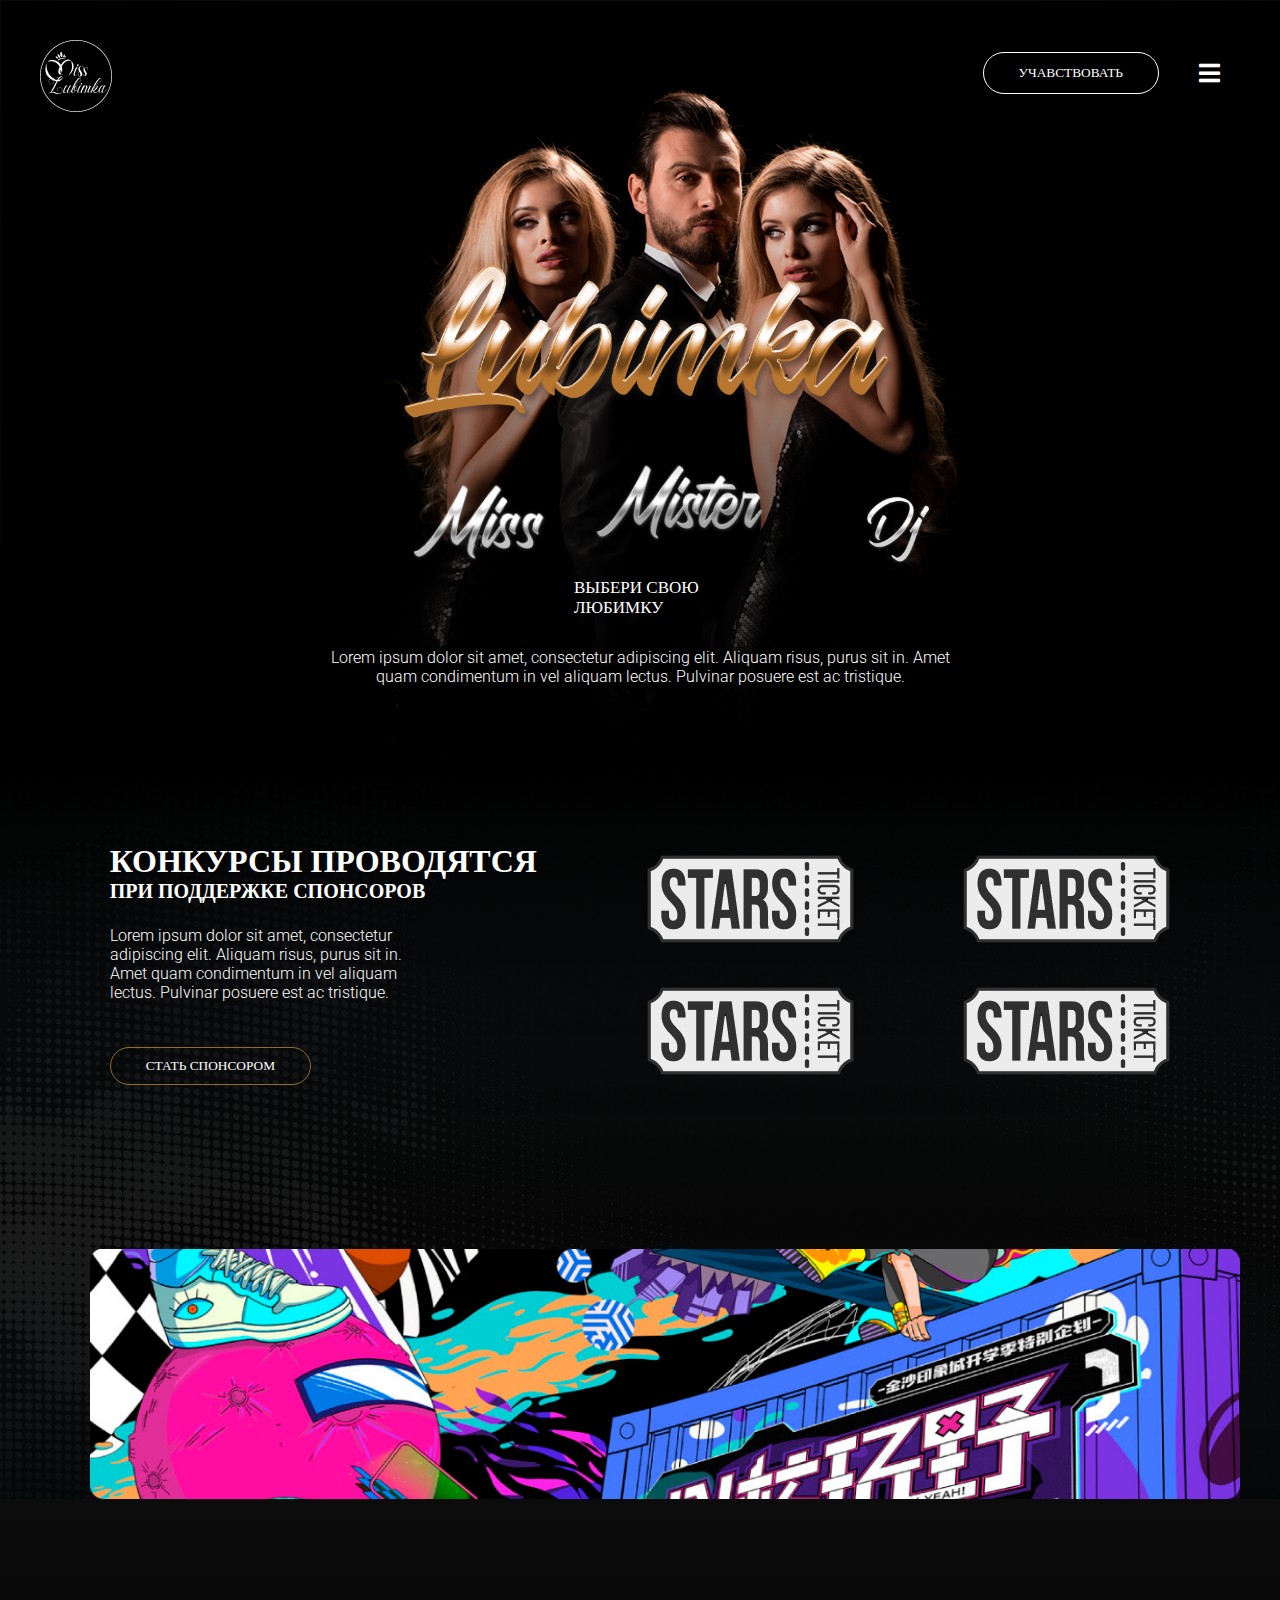
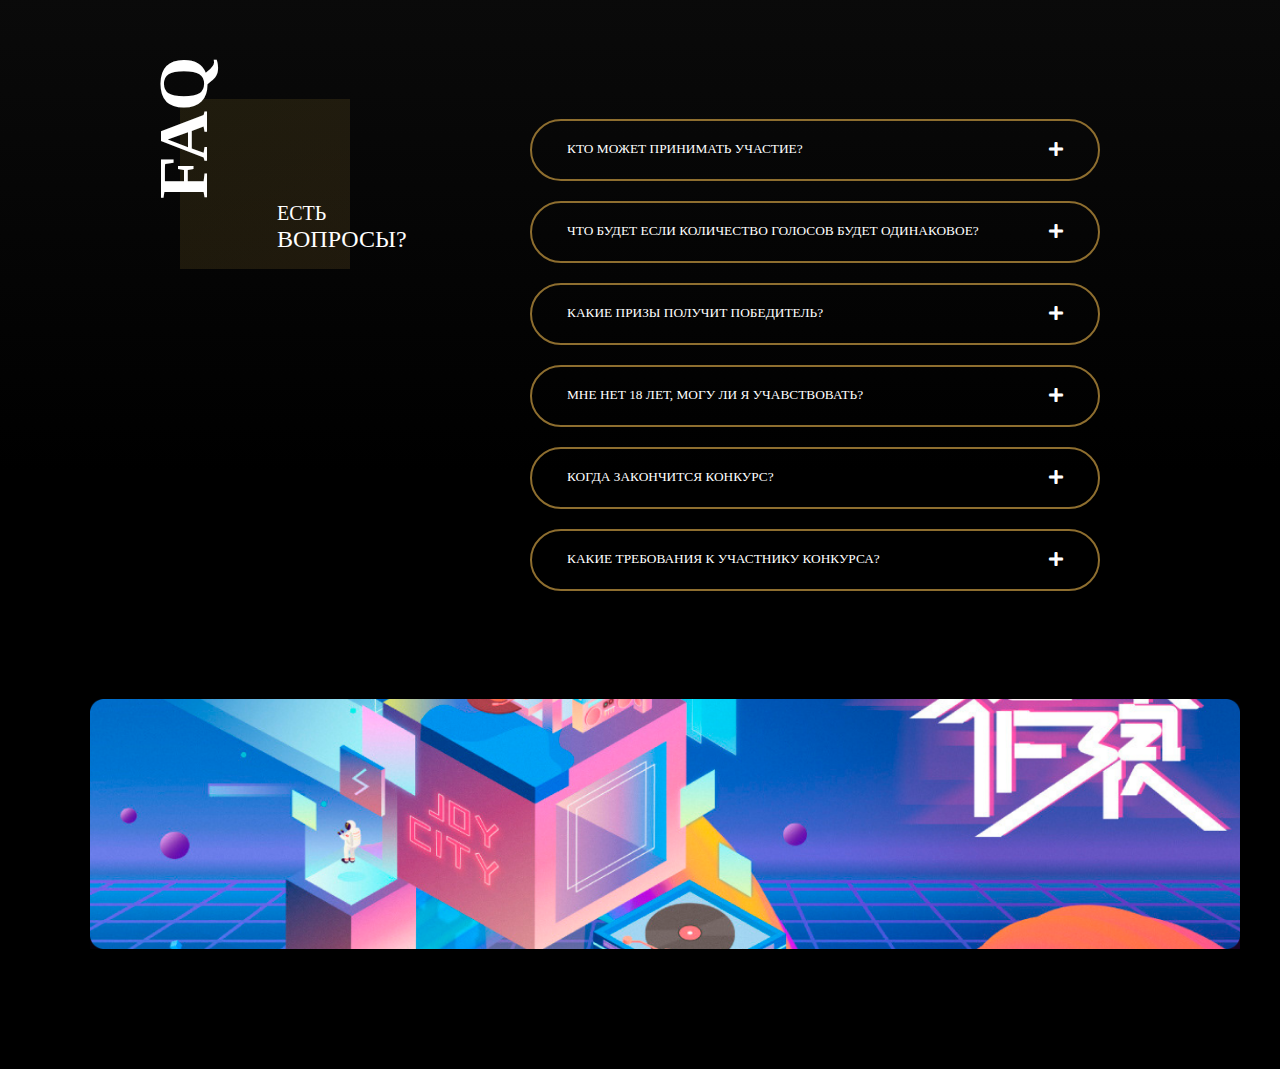
<file: index.html>
<!DOCTYPE html>
<html lang="en">
<head>
    <meta charset="UTF-8">
    <meta http-equiv="X-UA-Compatible" content="IE=edge">
    <meta name="viewport" content="width=device-width, initial-scale=1.0">
    <link href="https://fonts.googleapis.com/css2?family=Roboto:wght@300;500;700&display=swap" rel="stylesheet">
    <link rel="stylesheet" href="css/style.css">
    <link rel="stylesheet" href="css/all.css">
    <title>Lubimka</title>
</head>
<body>
    <header>
        <div class="header_wrapper">
            <div class="header">
                <div>
                    <a href="index.html"><img src="/photo/logo.png" alt=""></a>
                </div>
                <div class="reg">
                    <div>
                        <button class="btn">УЧАВСТВОВАТЬ</button>
                    </div>
                    <button>
                        <i class="fas fa-bars"></i>
                    </button>
                </div>
            </div>

            <div class="img_lubimka">
                <img src="/photo/text_img/LUBIMKA-TEXT-1.png" alt="">
            </div>

            <div class="logo_img">
                <div>
                    <a href="html/miss_Lubimka.html"><img src="photo/text_img/MISS.png" alt=""></a>
                </div>
                <div>
                    <figure>
                        <a href="html/mister_lubimka.html"><img src="photo/text_img/MISTER.png" alt=""></a>
                        <figcaption>
                            <p>выбери свою любимку</p>
                        </figcaption>
                    </figure>
                </div>
                <div>
                    <a href="html/DJ_Lubimka.html"><img src="photo/text_img/DJ.png" alt=""></a>
                </div>
            </div>
            <div class="header_text">
                <p>
                    Lorem ipsum dolor sit amet, consectetur adipiscing elit. Aliquam risus, purus sit in. Amet<br>
                    quam condimentum in vel aliquam lectus. Pulvinar posuere est ac tristique.
                </p>
            </div>
        </div>
    </header>    
    <main>
        <div class="sponsor">
            <div class="sponsor_wrapper">
                <div class="wrapper">
                    <div class="sponsor_text">
                        <h3>
                            конкурсы проводятся<br>
                            <span>при поддержке спонсоров</span>
                        </h3>
                        <p>
                            Lorem ipsum dolor sit amet, consectetur<br>
                            adipiscing elit. Aliquam risus, purus sit in.<br>
                            Amet quam condimentum in vel aliquam<br>
                            lectus. Pulvinar posuere est ac tristique.
                        </p>
                        <button>стать спонсором</button>
                    </div>
                    <div class="sponsor_ticket">
                        <div>
                            <img src="photo/text_img/Ticket.png" alt="">
                        </div>
                        <div>
                            <img src="photo/text_img/Ticket.png" alt="">
                        </div>
                    </div>
                    <div class="sponsor_ticket2">
                        <div>
                            <img src="photo/text_img/Ticket.png" alt="">
                        </div>
                        <div>
                            <img src="photo/text_img/Ticket.png" alt="">
                        </div>
                    </div>
                </div>
                <section>
                    <img src="photo/banner.png" alt="">
                </section>
            </div>
        </div>
    </main>
    <footer>
        <div class="questions">
            <div class="questions_wrapper">

                <div class="FAQ">
                    <h4>FAQ</h4>
                    <p>
                        <span>есть<br></span>
                        вопросы?
                    </p>
                </div>
                <div class="questions_content">
                    <div class="questions_block">
                        <button class="questions_btn">
                            <p>
                                Кто может принимать участие?
                                <span hidden>
                                    Lorem ipsum dolor sit amet, consectetur adipiscing elit. Aliquam risus, purus sit in. Amet quam<br>
                                    condimentum in vel aliquam lectus. Pulvinar posuere est ac tristique.Lorem ipsum dolor sit amet,<br>
                                    consectetur adiLorem ipsum dolor sit amet, consectetur adipiscing elit. Aliquam risus, purus sit in.<br>
                                    Amet quam condimentum in vel aliquam lectus. Pulvinar posuere est ac tristique.
                                </span>
                            </p>
                            <p><i class="fas fa-plus"></i></p>
                        </button>
                    </div>
                    <div class="questions_block">
                        <button class="questions_btn">
                            <p>
                                Что будет если количество голосов будет одинаковое?
                                <span hidden>
                                    Lorem ipsum dolor sit amet, consectetur adipiscing elit. Aliquam risus, purus sit in. Amet quam<br>
                                    condimentum in vel aliquam lectus. Pulvinar posuere est ac tristique.Lorem ipsum dolor sit amet,<br>
                                    consectetur adiLorem ipsum dolor sit amet, consectetur adipiscing elit. Aliquam risus, purus sit in.<br>
                                    Amet quam condimentum in vel aliquam lectus. Pulvinar posuere est ac tristique.
                                </span>
                            </p>
                            <p><i class="fas fa-plus"></i></p>
                        </button>
                    </div>
                    <div class="questions_block">
                        <button class="questions_btn">
                            <p>
                                Какие призы получит победитель?
                                <span hidden>
                                    Lorem ipsum dolor sit amet, consectetur adipiscing elit. Aliquam risus, purus sit in. Amet quam<br>
                                    condimentum in vel aliquam lectus. Pulvinar posuere est ac tristique.Lorem ipsum dolor sit amet,<br>
                                    consectetur adiLorem ipsum dolor sit amet, consectetur adipiscing elit. Aliquam risus, purus sit in.<br>
                                    Amet quam condimentum in vel aliquam lectus. Pulvinar posuere est ac tristique.
                                </span>
                            </p>
                            <p><i class="fas fa-plus"></i></p>
                        </button>
                    </div>
                    <div class="questions_block">
                        <button class="questions_btn">
                            <p>
                                Мне нет 18 лет, могу ли я учавствовать?
                                <span hidden>
                                    Lorem ipsum dolor sit amet, consectetur adipiscing elit. Aliquam risus, purus sit in. Amet quam<br>
                                    condimentum in vel aliquam lectus. Pulvinar posuere est ac tristique.Lorem ipsum dolor sit amet,<br>
                                    consectetur adiLorem ipsum dolor sit amet, consectetur adipiscing elit. Aliquam risus, purus sit in.<br>
                                    Amet quam condimentum in vel aliquam lectus. Pulvinar posuere est ac tristique.
                                </span>
                            </p>
                            <p><i class="fas fa-plus"></i></p>
                        </button>
                    </div>
                    <div class="questions_block">
                        <button class="questions_btn">
                            <p>
                                Когда закончится конкурс?
                                <span hidden>
                                    Lorem ipsum dolor sit amet, consectetur adipiscing elit. Aliquam risus, purus sit in. Amet quam<br>
                                    condimentum in vel aliquam lectus. Pulvinar posuere est ac tristique.Lorem ipsum dolor sit amet,<br>
                                    consectetur adiLorem ipsum dolor sit amet, consectetur adipiscing elit. Aliquam risus, purus sit in.<br>
                                    Amet quam condimentum in vel aliquam lectus. Pulvinar posuere est ac tristique.
                                </span>
                            </p>
                            <p><i class="fas fa-plus"></i></p>
                        </button>
                    </div>
                    <div class="questions_block">
                        <button class="questions_btn">
                            <p>
                                Какие требования к участнику конкурса?
                                <span hidden>
                                    Lorem ipsum dolor sit amet, consectetur adipiscing elit. Aliquam risus, purus sit in. Amet quam<br>
                                    condimentum in vel aliquam lectus. Pulvinar posuere est ac tristique.Lorem ipsum dolor sit amet,<br>
                                    consectetur adiLorem ipsum dolor sit amet, consectetur adipiscing elit. Aliquam risus, purus sit in.<br>
                                    Amet quam condimentum in vel aliquam lectus. Pulvinar posuere est ac tristique.
                                </span>
                            </p>
                            <p><i class="fas fa-plus"></i></p>
                        </button>
                    </div>
            
                </div>   
            </div>
                  

            <section>
                <img src="/photo/banner_2.png" alt="">
            </section>  
        </div>
    </footer>
</body>
</html>
</file>
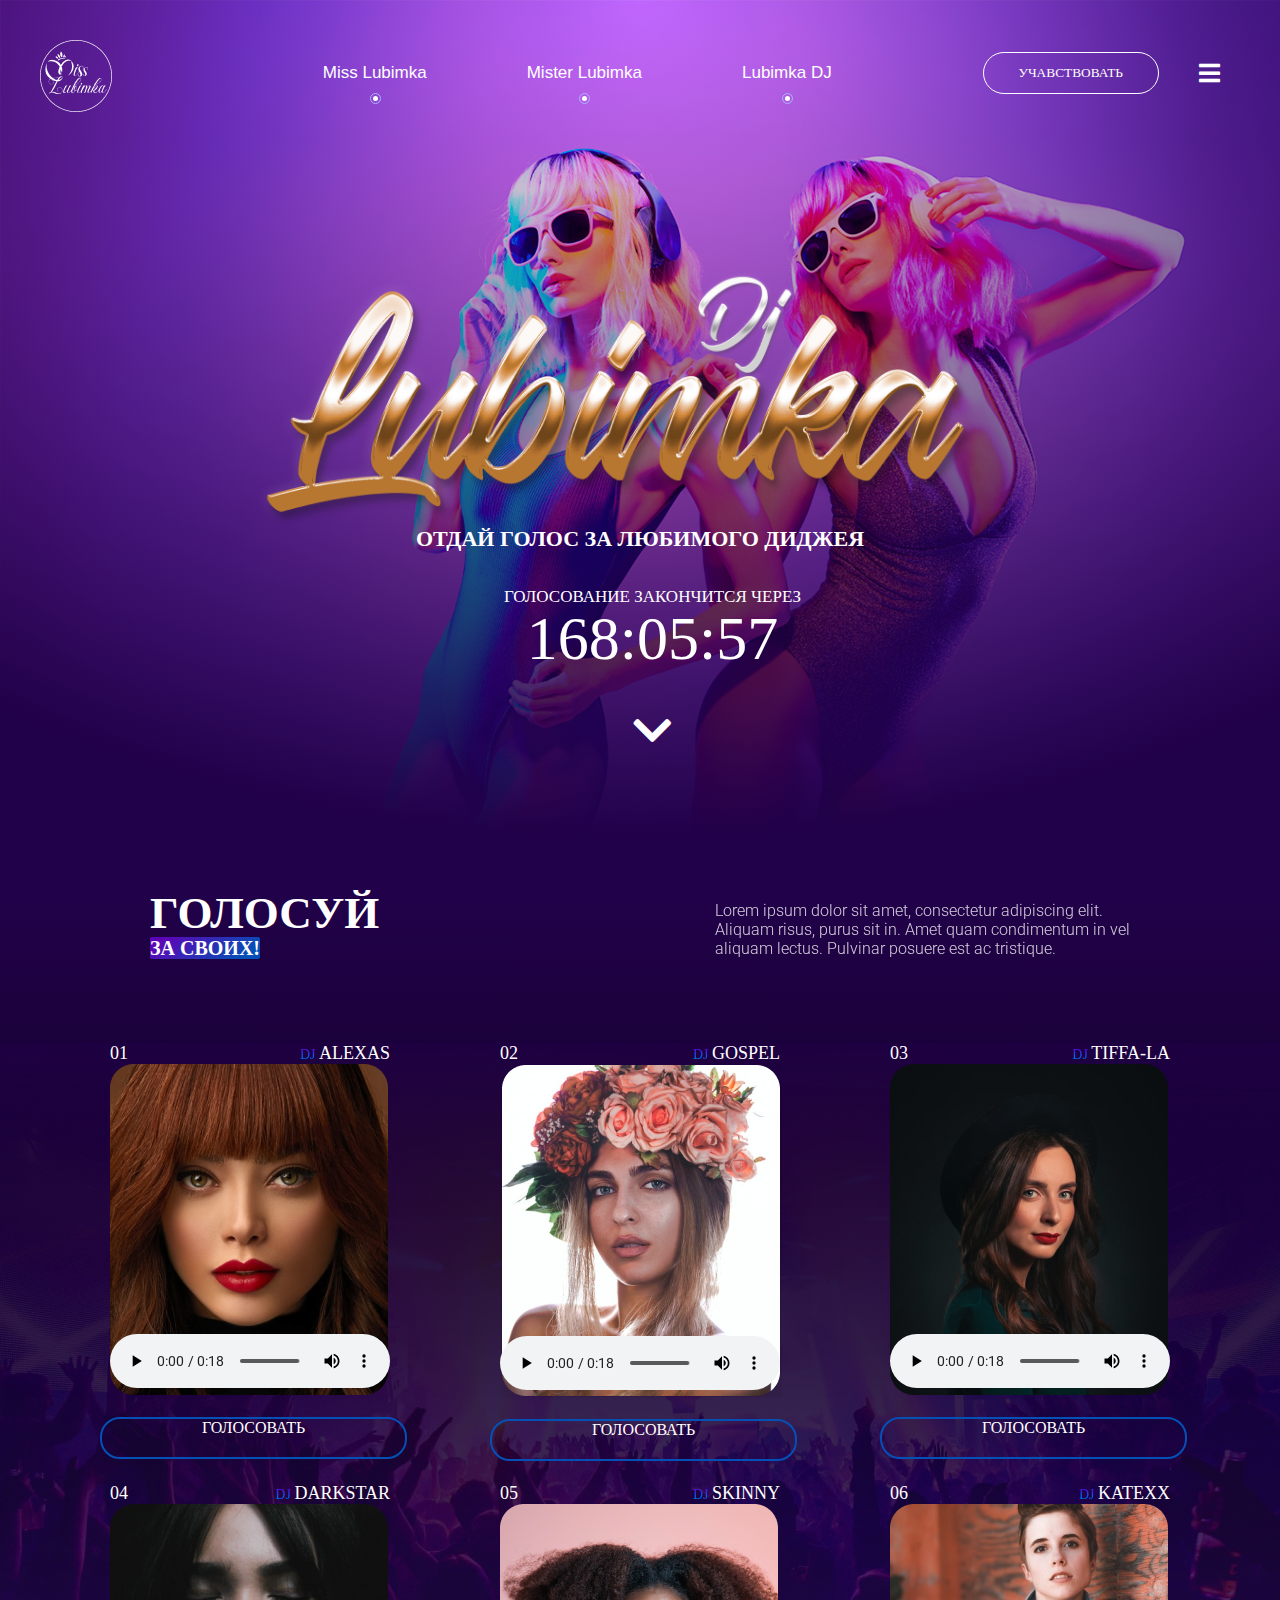
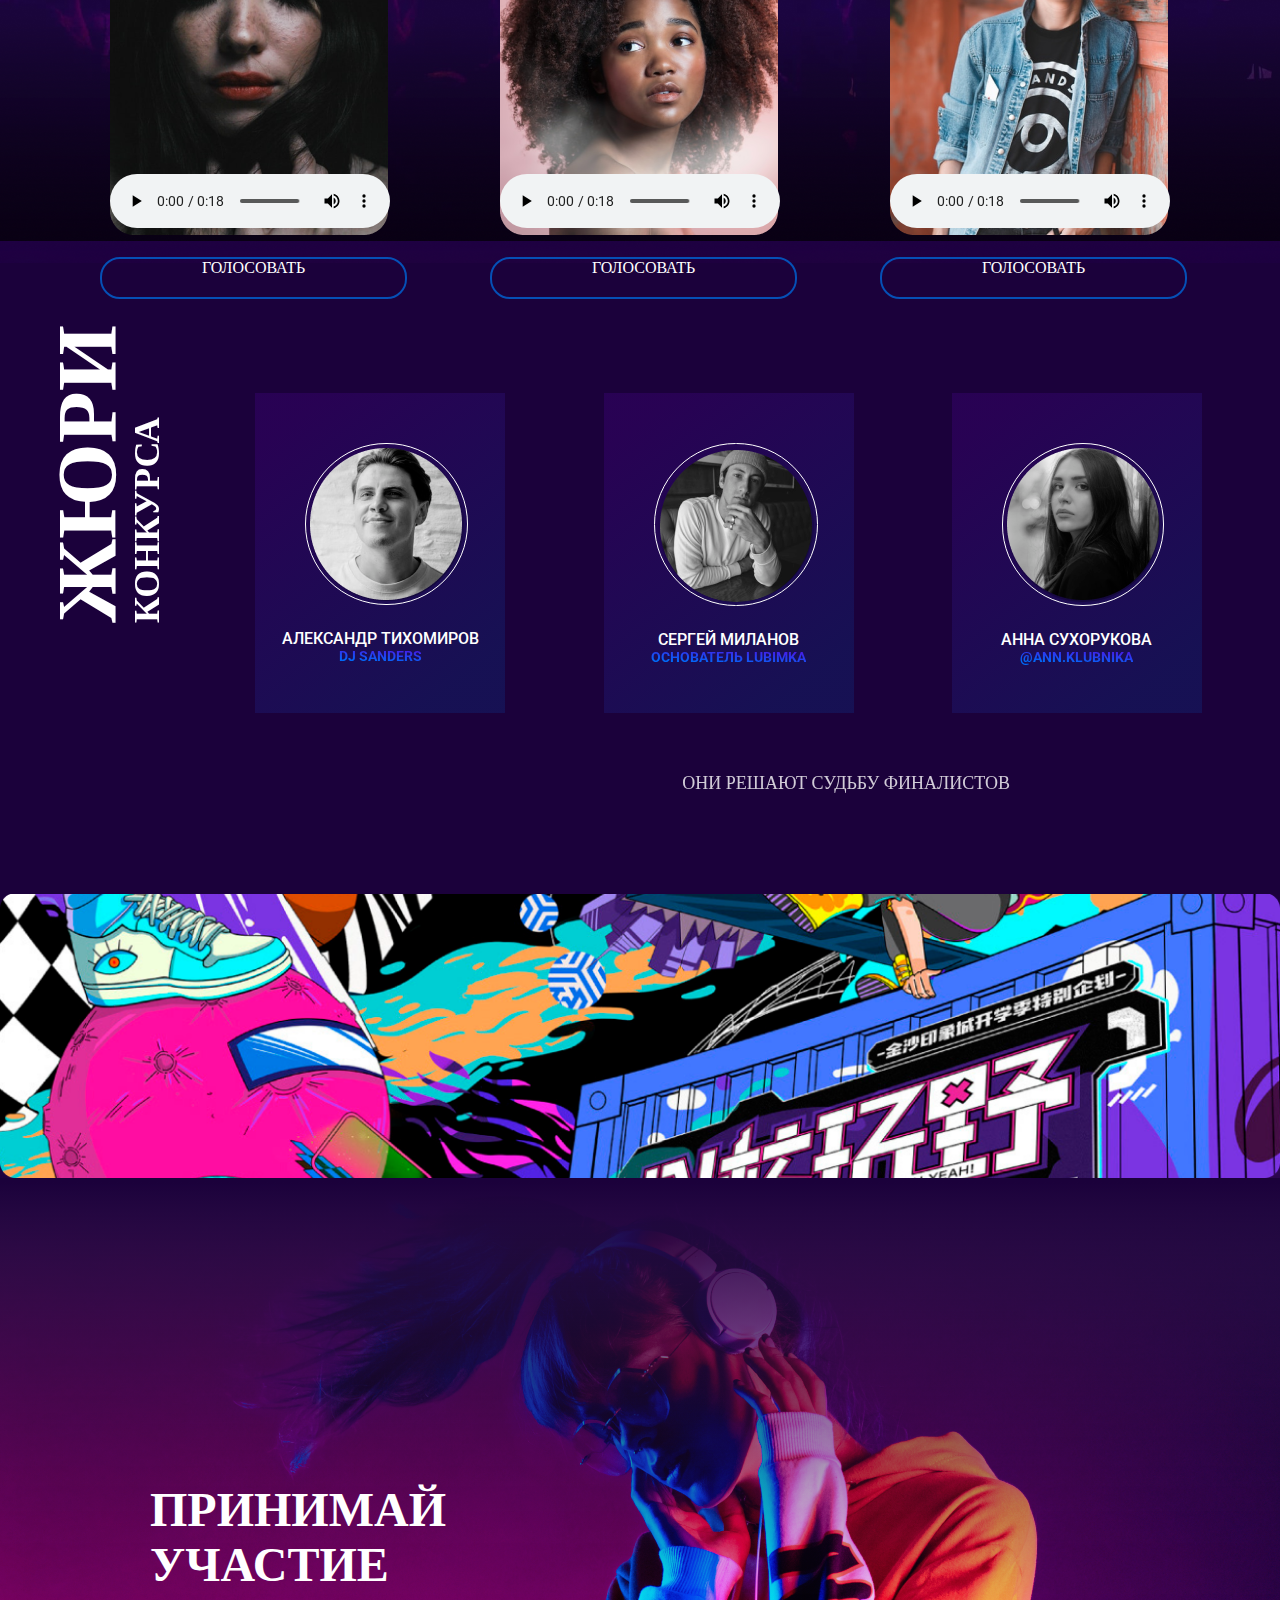
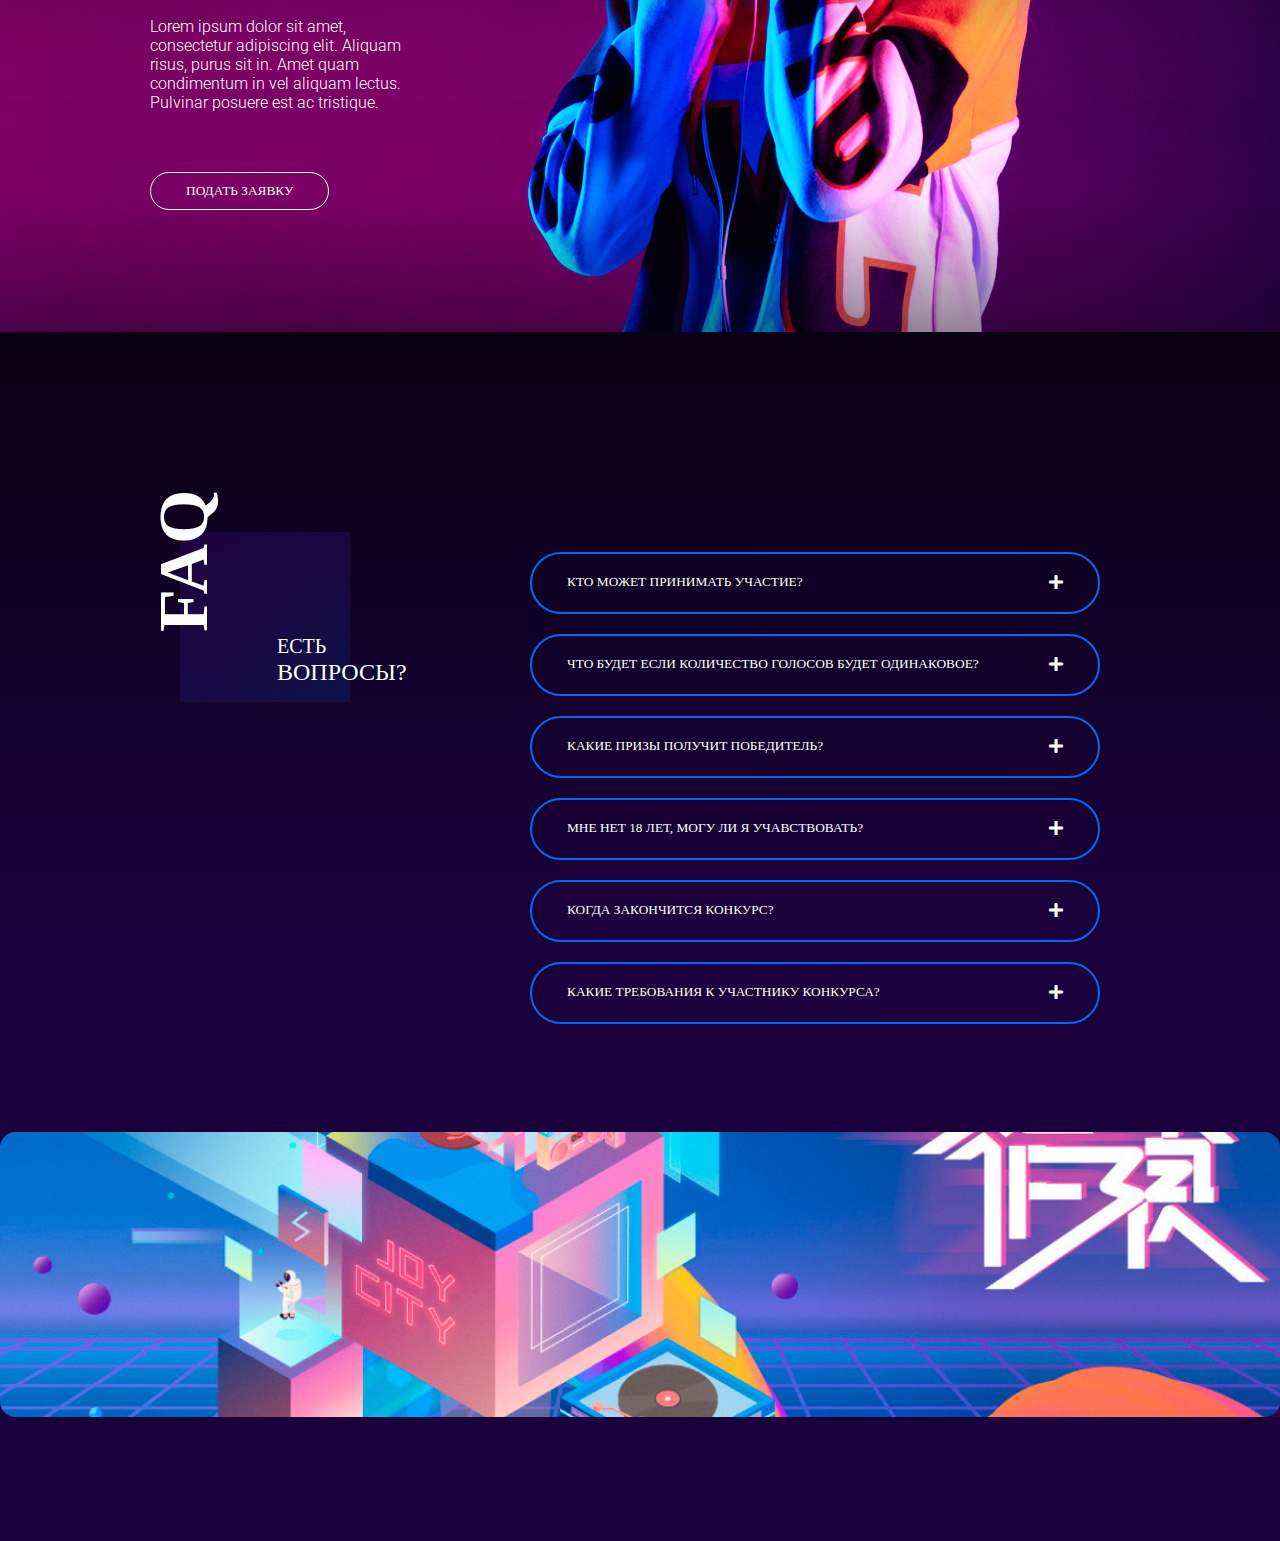
<file: html/DJ_Lubimka.html>
<!DOCTYPE html>
<html lang="en">
<head>
    <meta charset="UTF-8">
    <meta http-equiv="X-UA-Compatible" content="IE=edge">
    <meta name="viewport" content="width=device-width, initial-scale=1.0">
    <link rel="stylesheet" href="/css/DJ_style.css">
    <link rel="stylesheet" href="/css/all.css">
    <link href="https://fonts.googleapis.com/css2?family=Roboto:wght@300;500;700&display=swap" rel="stylesheet">
    <title>Dj Lubimka</title>
</head>
<body>
    <header>
        <div class="header_wrapper">
            <div class="header">
                <div>
                    <a href="/index.html"><img src="/photo/logo.png" alt=""></a>
                </div>
                <div class="lubimka">
                    <div class="lub">
                        <a href="/html/miss_Lubimka.html">Miss Lubimka</a>
                        <div class="point"><div></div></div>
                    </div>
                    <div class="lub">
                        <a href="mister_lubimka.html">Mister Lubimka</a>
                        <div class="point"><div></div></div>
                    </div>
                    <div class="lub">
                        <a href="/html/DJ_Lubimka.html">Lubimka DJ</a>
                        <div class="point"><div></div></div>
                    </div>
                </div>
                <div class="reg">
                    <div>
                        <button class="btn">УЧАВСТВОВАТЬ</button>
                    </div>
                    <button>
                        <i class="fas fa-bars"></i>
                    </button>
                </div>
            </div>

            <figure class="header_img">
                <img src="/photo/text_img/DJ.png" alt="" class="img_DJ">
                
                <figcaption class="img_lubimka">
                    <img src="/photo/text_img/LUBIMKA-TEXT-1.png" alt="">
                </figcaption>
            </figure>
            <div class="title">
                <p>отдай голос за любимого диджея</p>
            </div>
            <div class="timer">
                <p>голосование закончится через<br></p>
                <p><span>168:05:57</span></p>
            </div>
            <button class="angle_down">
                <i class="fas fa-chevron-down"></i>
            </button> 
        </div>
    </header>
    <main>
        
        <div class="vote_title">
            <div class="vote">
                <h3>
                    голосуй<br>
                    <span>за своих!</span>
                </h3>
            </div>
            <div class="vote_text">
                <p>
                    Lorem ipsum dolor sit amet, consectetur adipiscing elit.<br>
                    Aliquam risus, purus sit in. Amet quam condimentum in vel<br>
                    aliquam lectus. Pulvinar posuere est ac tristique.
                </p>
            </div>
        </div>
        <div class="vote_wrapper">
            <div class="vote_wrapper_2">
                <div class="dj_woman">
                    <div class="woman">
                        <figure class="dj_woman_card">
                            <figcaption class="caption">
                                <div>01</div>
                                <div><span>DJ </span>alexas </div>
                            </figcaption>
                            <img src="/photo/dj/dj_alexas.png" alt="">
                            
                            <figcaption class="woman_audio">
                                <audio controls>
                                    <source src="/music/ch.mp3" type="audio/mpeg">
                                </audio>
                            </figcaption>
                            <figcaption class="woman_btn">
                                <button>голосовать</button>
                            </figcaption>
                        </figure>
                    </div>
            
                    <div class="woman">
                        <figure class="dj_woman_card">
                            <figcaption class="caption">
                                <div>02</div>
                                <div><span>DJ </span>gospel</div>
                            </figcaption>
                            <img src="/photo/dj/dj_gospel.png" alt="">

                            <figcaption class="woman_audio">
                                <audio controls>
                                    <source src="/music/ch.mp3" type="audio/mpeg">
                                </audio>
                                
                            </figcaption>
                            <figcaption class="woman_btn">
                                <button>голосовать</button>
                            </figcaption>
                        </figure>
                    </div>

                    <div class="woman">
                        <figure class="dj_woman_card">
                            <figcaption class="caption">
                                <div>03</div>
                                <div><span>DJ </span>tiffa-la</div>
                            </figcaption>
                            <img src="/photo/dj/dj_tiffa-la.png" alt="">
                            
                            <figcaption class="woman_audio">
                                <audio controls>
                                    <source src="/music/ch.mp3" type="audio/mpeg">
                                </audio>
                                
                            </figcaption>
                            <figcaption class="woman_btn">
                                <button>голосовать</button>
                            </figcaption>
                        </figure>
                    </div>
                </div>

                <div class="dj_woman_2">
                    <div class="woman">
                        <figure class="dj_woman_card">
                            <figcaption class="caption">
                                <div>04</div>
                                <div><span>DJ </span>darkstar</div>
                            </figcaption>
                            <img src="/photo/dj/dj_darkstar.png" alt="">
                            
                            <figcaption class="woman_audio">
                                <audio controls>
                                    <source src="/music/ch.mp3" type="audio/mpeg">
                                </audio>
                            </figcaption>
                            <figcaption class="woman_btn">
                                <button>голосовать</button>
                            </figcaption>
                            
                        </figure>
                    </div>

                    <div class="woman">
                        <figure class="dj_woman_card">
                            <figcaption class="caption">
                                <div>05</div>
                                <div><span>DJ </span>skinny</div>
                            </figcaption>
                            <img src="/photo/dj/dj_skinny.png" alt="">
                            
                            <figcaption class="woman_audio">
                                <audio controls>
                                    <source src="/music/ch.mp3" type="audio/mpeg">
                                </audio>
                            </figcaption>
                            <figcaption class="woman_btn">
                                <button>голосовать</button>
                            </figcaption>
                        </figure>
                    </div>

                    <div class="woman">
                        <figure class="dj_woman_card">
                            <figcaption class="caption">
                                <div>06</div>
                                <div><span>DJ </span>katexx</div>
                            </figcaption>
                            <img src="/photo/dj/dj_katexx.png" alt="">
                            
                            <figcaption class="woman_audio">
                                <audio controls>
                                    <source src="/music/ch.mp3" type="audio/mpeg">
                                </audio>
                            </figcaption>
                            <figcaption class="woman_btn">
                                <button>голосовать</button>
                            </figcaption>
                        </figure>
                    </div>
                </div>
            </div>
        </div>

        <div class="jury_wrapper">
            <div class="jury_cards">
                <div class="jury_title">
                    <h3>жюри<br> <span>конкурса</span></h3>
                </div>
                <div class="jury">
                    <img src="/photo/j/j_alex.png" alt="">
                    <p>александр тихомиров<br></p>
                    <p><span>DJ sanders</span></p>
                </div>
                <div class="jury">
                    <img src="/photo/j/j_sergo.png" alt="">
                    <p>сергей миланов<br></p>
                    <p><span>основатель lubimka</span></p>
                </div>
                <div class="jury">
                    <img src="/photo/j/j_any.png" alt="">
                    <p>анна сухорукова<br></p>
                   <p><span>@ann.klubnika</span></p>
                </div>
            </div>

            <div class="jury_caption">
                <p>они решают судьбу финалистов </p>
            </div>
            <section>
                <img src="/photo/banner.png" alt="" width="100%">
            </section>

        </div>
        
        <div class="application_wrapper">
            <div class="application_content">
                <h3>
                    принимай<br>
                    участие
                </h3>
                <p>
                    Lorem ipsum dolor sit amet,<br>
                    consectetur adipiscing elit. Aliquam<br>
                    risus, purus sit in. Amet quam<br>
                    condimentum in vel aliquam lectus.<br>
                    Pulvinar posuere est ac tristique.
                </p>
                <button>подать заявку</button>
            </div>
        </div>
    </main>
    <footer>
        <div class="questions">
            <div class="questions_wrapper">

                <div class="FAQ">
                    <h4>FAQ</h4>
                    <p>
                        <span>есть<br></span>
                        вопросы?
                    </p>
                </div>
                <div class="questions_content">
                    <div class="questions_block">
                        <button class="questions_btn">
                            <p>
                                Кто может принимать участие?
                                <span hidden>
                                    Lorem ipsum dolor sit amet, consectetur adipiscing elit. Aliquam risus, purus sit in. Amet quam<br>
                                    condimentum in vel aliquam lectus. Pulvinar posuere est ac tristique.Lorem ipsum dolor sit amet,<br>
                                    consectetur adiLorem ipsum dolor sit amet, consectetur adipiscing elit. Aliquam risus, purus sit in.<br>
                                    Amet quam condimentum in vel aliquam lectus. Pulvinar posuere est ac tristique.
                                </span>
                            </p>
                            <p><i class="fas fa-plus"></i></p>
                        </button>
                    </div>
                    <div class="questions_block">
                        <button class="questions_btn">
                            <p>
                                Что будет если количество голосов будет одинаковое?
                                <span hidden>
                                    Lorem ipsum dolor sit amet, consectetur adipiscing elit. Aliquam risus, purus sit in. Amet quam<br>
                                    condimentum in vel aliquam lectus. Pulvinar posuere est ac tristique.Lorem ipsum dolor sit amet,<br>
                                    consectetur adiLorem ipsum dolor sit amet, consectetur adipiscing elit. Aliquam risus, purus sit in.<br>
                                    Amet quam condimentum in vel aliquam lectus. Pulvinar posuere est ac tristique.
                                </span>
                            </p>
                            <p><i class="fas fa-plus"></i></p>
                        </button>
                    </div>
                    <div class="questions_block">
                        <button class="questions_btn">
                            <p>
                                Какие призы получит победитель?
                                <span hidden>
                                    Lorem ipsum dolor sit amet, consectetur adipiscing elit. Aliquam risus, purus sit in. Amet quam<br>
                                    condimentum in vel aliquam lectus. Pulvinar posuere est ac tristique.Lorem ipsum dolor sit amet,<br>
                                    consectetur adiLorem ipsum dolor sit amet, consectetur adipiscing elit. Aliquam risus, purus sit in.<br>
                                    Amet quam condimentum in vel aliquam lectus. Pulvinar posuere est ac tristique.
                                </span>
                            </p>
                            <p><i class="fas fa-plus"></i></p>
                        </button>
                    </div>
                    <div class="questions_block">
                        <button class="questions_btn">
                            <p>
                                Мне нет 18 лет, могу ли я учавствовать?
                                <span hidden>
                                    Lorem ipsum dolor sit amet, consectetur adipiscing elit. Aliquam risus, purus sit in. Amet quam<br>
                                    condimentum in vel aliquam lectus. Pulvinar posuere est ac tristique.Lorem ipsum dolor sit amet,<br>
                                    consectetur adiLorem ipsum dolor sit amet, consectetur adipiscing elit. Aliquam risus, purus sit in.<br>
                                    Amet quam condimentum in vel aliquam lectus. Pulvinar posuere est ac tristique.
                                </span>
                            </p>
                            <p><i class="fas fa-plus"></i></p>
                        </button>
                    </div>
                    <div class="questions_block">
                        <button class="questions_btn">
                            <p>
                                Когда закончится конкурс?
                                <span hidden>
                                    Lorem ipsum dolor sit amet, consectetur adipiscing elit. Aliquam risus, purus sit in. Amet quam<br>
                                    condimentum in vel aliquam lectus. Pulvinar posuere est ac tristique.Lorem ipsum dolor sit amet,<br>
                                    consectetur adiLorem ipsum dolor sit amet, consectetur adipiscing elit. Aliquam risus, purus sit in.<br>
                                    Amet quam condimentum in vel aliquam lectus. Pulvinar posuere est ac tristique.
                                </span>
                            </p>
                            <p><i class="fas fa-plus"></i></p>
                        </button>
                    </div>
                    <div class="questions_block">
                        <button class="questions_btn">
                            <p>
                                Какие требования к участнику конкурса?
                                <span hidden>
                                    Lorem ipsum dolor sit amet, consectetur adipiscing elit. Aliquam risus, purus sit in. Amet quam<br>
                                    condimentum in vel aliquam lectus. Pulvinar posuere est ac tristique.Lorem ipsum dolor sit amet,<br>
                                    consectetur adiLorem ipsum dolor sit amet, consectetur adipiscing elit. Aliquam risus, purus sit in.<br>
                                    Amet quam condimentum in vel aliquam lectus. Pulvinar posuere est ac tristique.
                                </span>
                            </p>
                            <p><i class="fas fa-plus"></i></p>
                        </button>
                    </div>
            
                </div>   
            </div>
                  

            <section>
                <img src="/photo/banner_2.png" alt="" width="100%">
            </section>  
        </div>
    </footer>
</body>
</html>
</file>
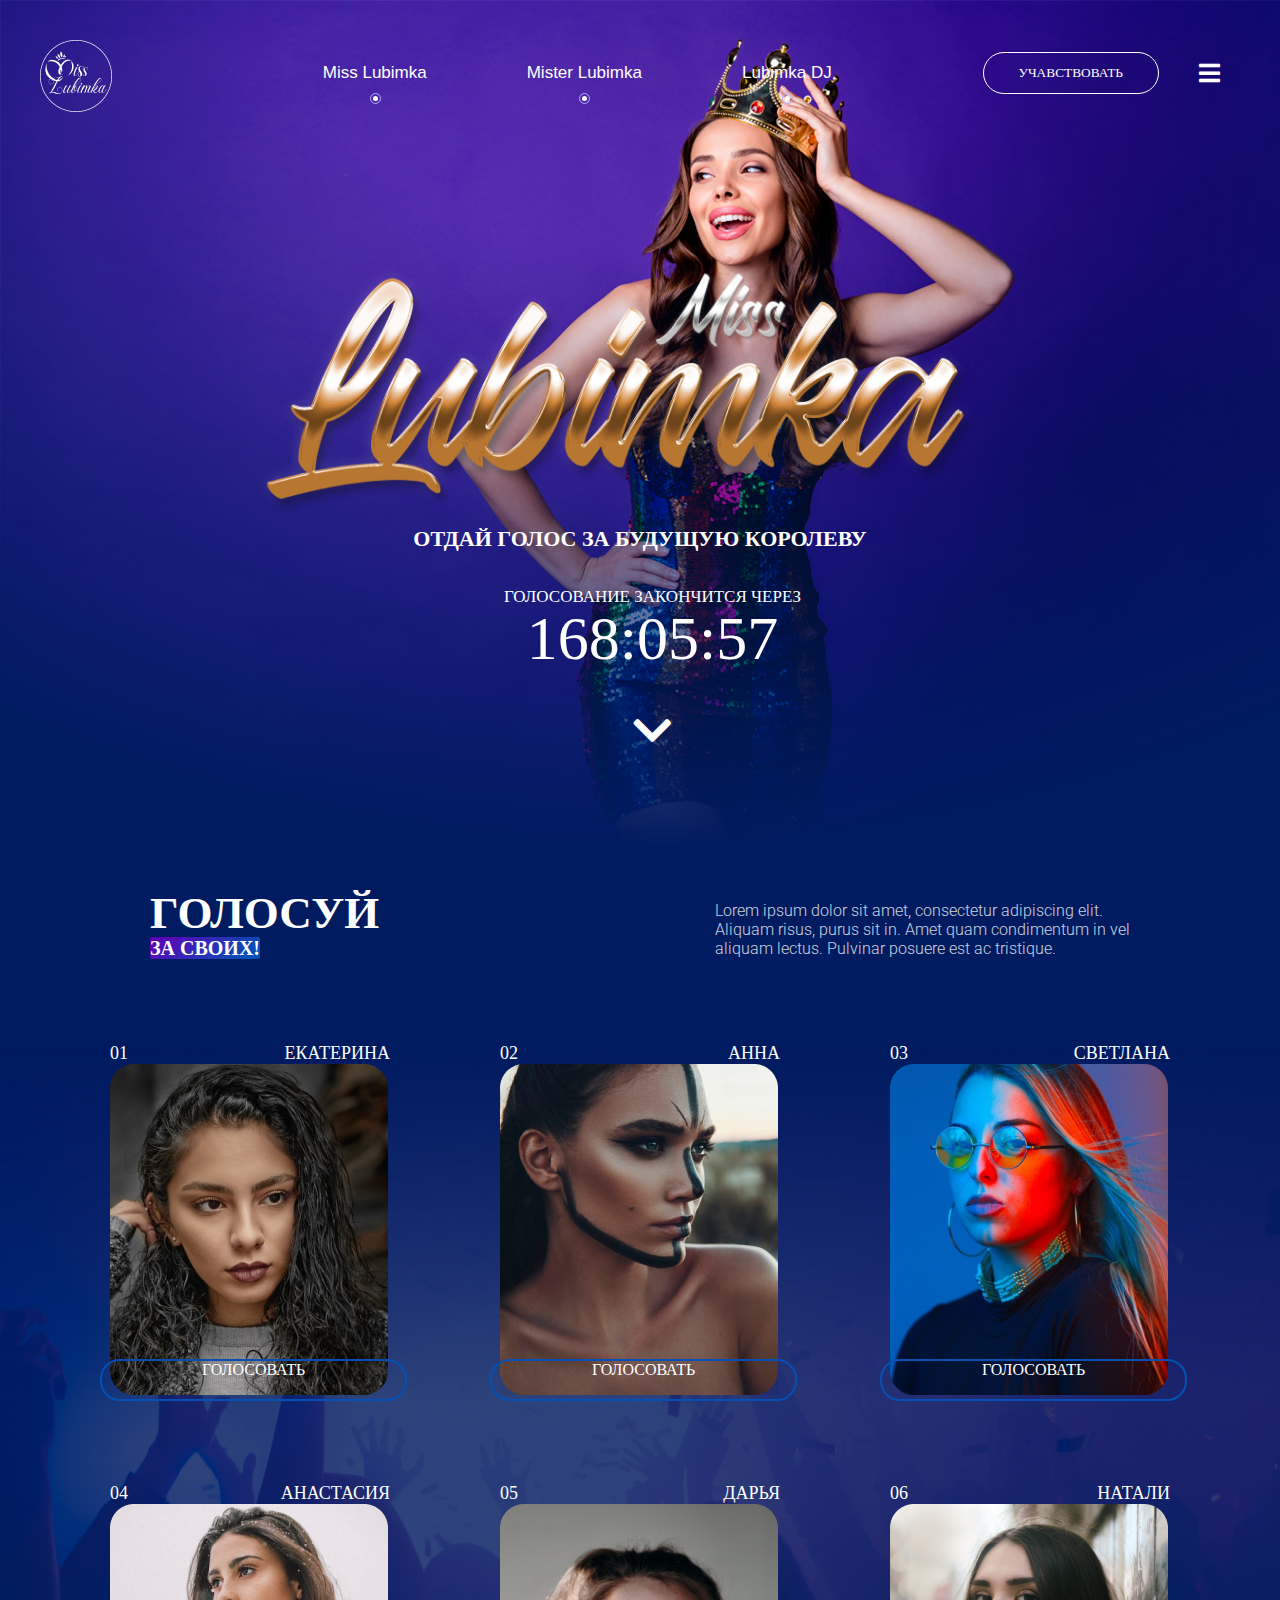
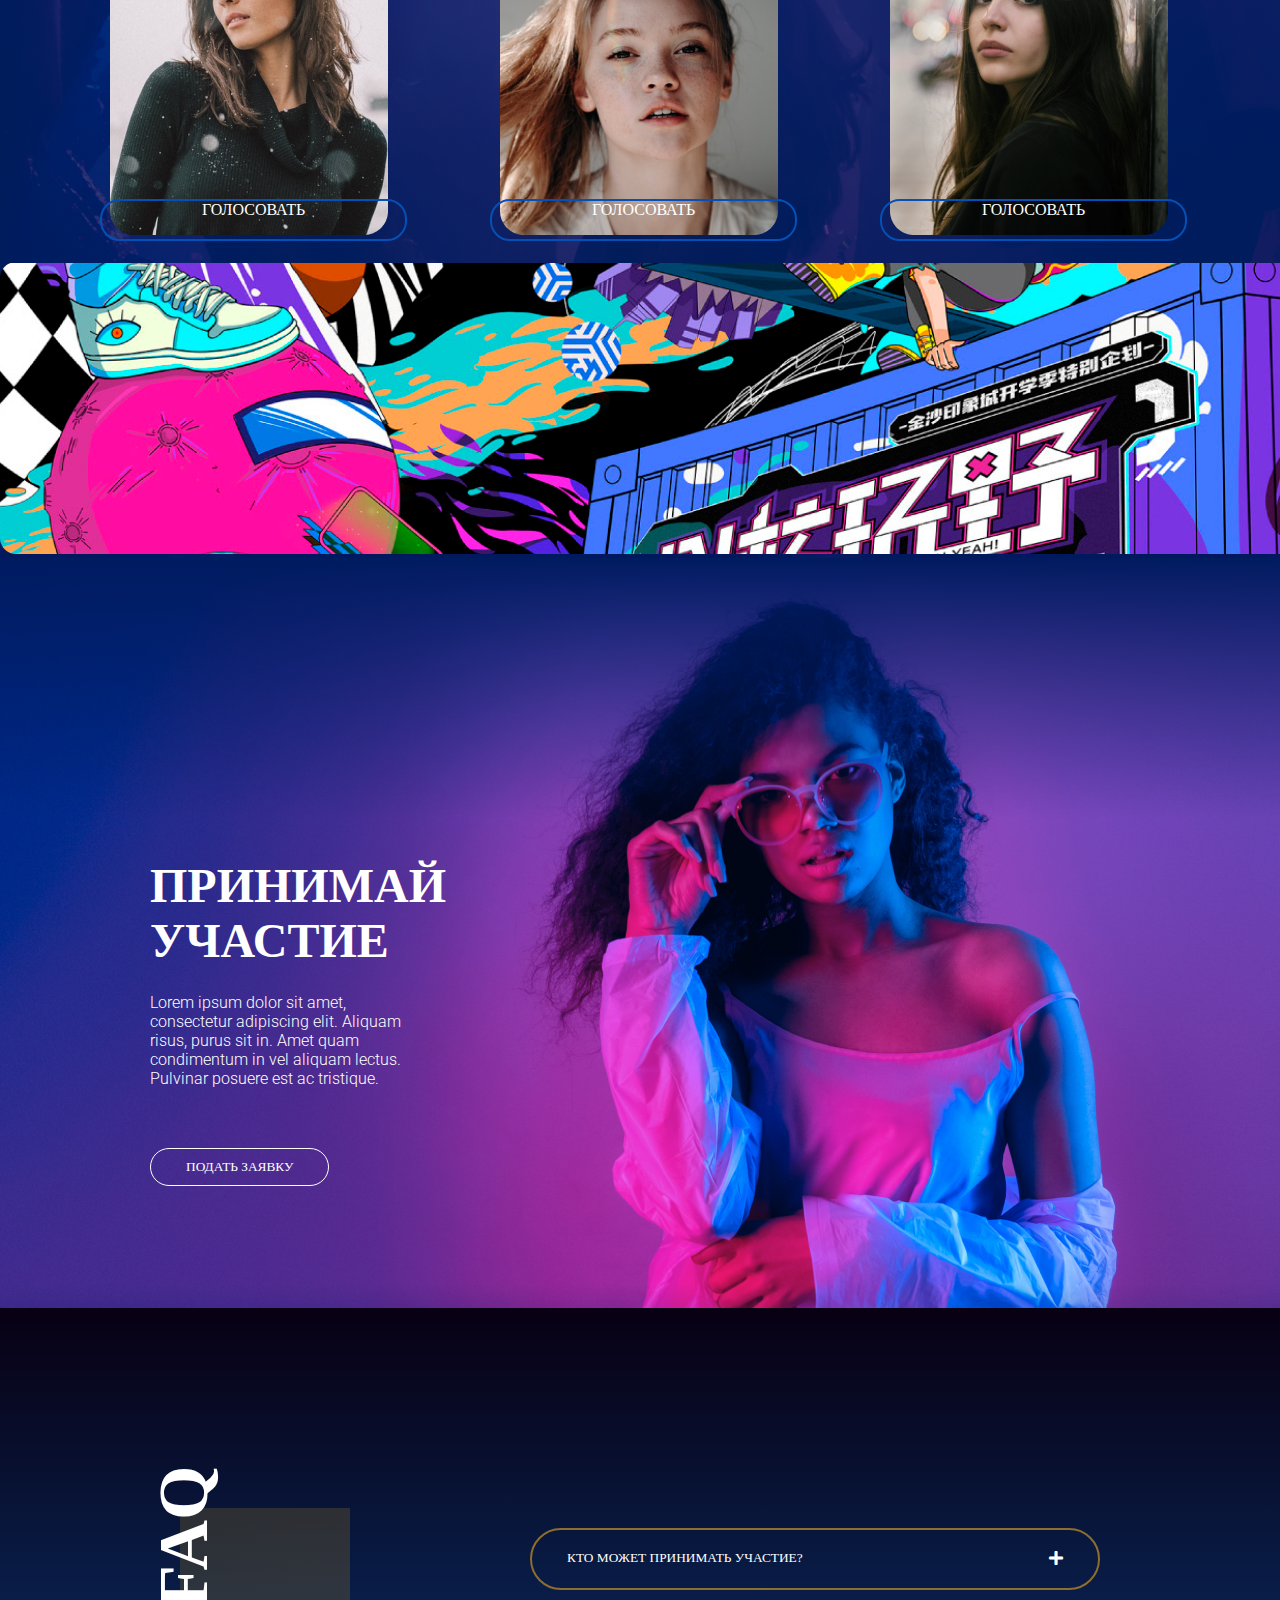
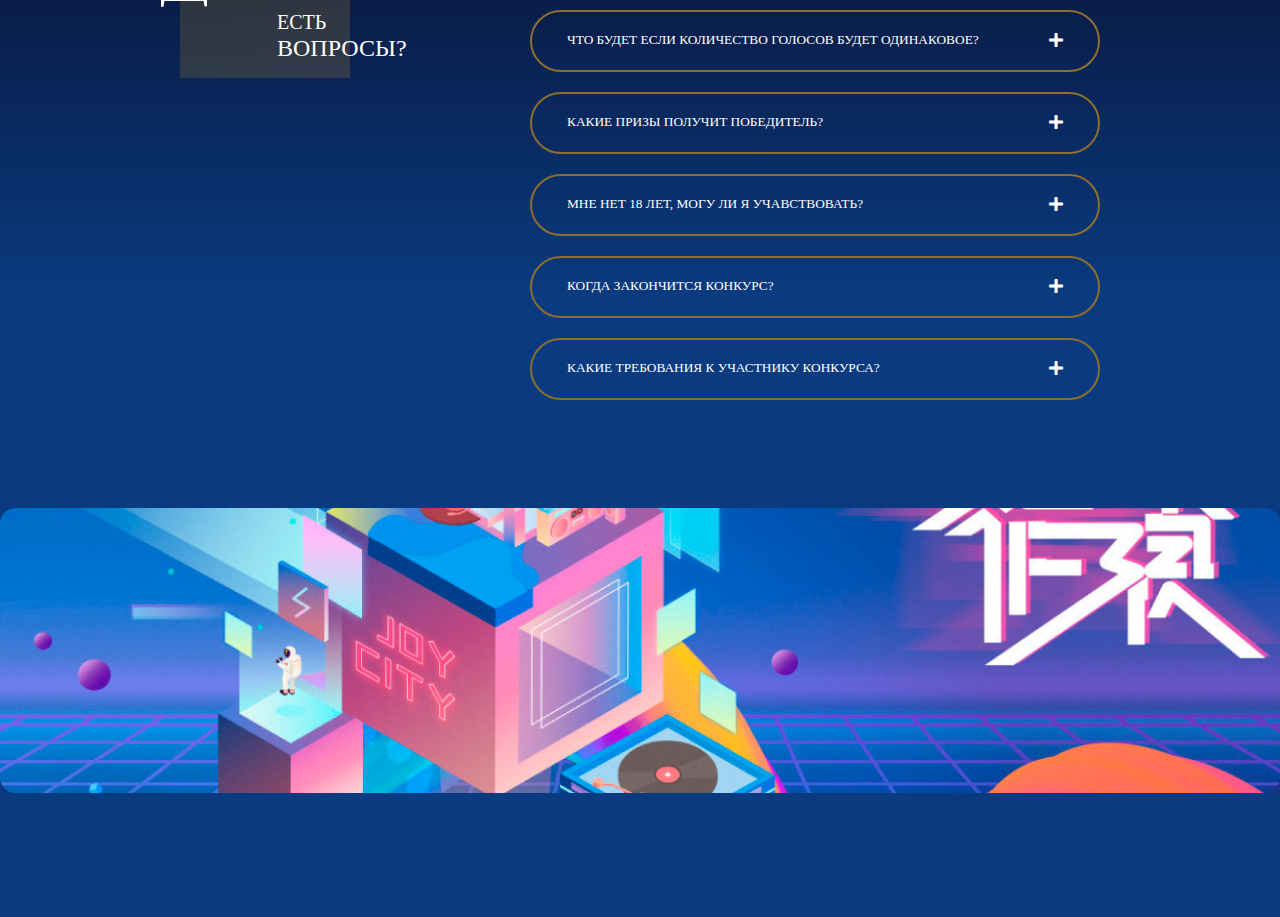
<file: html/miss_Lubimka.html>
<!DOCTYPE html>
<html lang="en">
<head>
    <meta charset="UTF-8">
    <meta http-equiv="X-UA-Compatible" content="IE=edge">
    <meta name="viewport" content="width=device-width, initial-scale=1.0">
    <link rel="stylesheet" href="/css/miss_style.css">
    <link rel="stylesheet" href="/css/all.css">
    <link href="https://fonts.googleapis.com/css2?family=Roboto:wght@300;500;700&display=swap" rel="stylesheet">
    <title>Miss Lubimka</title>
</head>
<body>
    <header>
        <div class="header_wrapper">
            <div class="header">
                <div>
                    <a href="/index.html"><img src="/photo/logo.png" alt=""></a>
                </div>
                <div class="lubimka">
                    <div class="lub">
                        <a href="/html/miss_Lubimka.html">Miss Lubimka</a>
                        <div class="point"><div></div></div>
                    </div>
                    <div class="lub">
                        <a href="/html/mister_lubimka.html">Mister Lubimka</a>
                        <div class="point"><div></div></div>
                    </div>
                    <div class="lub">
                        <a href="/html/DJ_Lubimka.html">Lubimka DJ</a>
                        <div class="point"><div></div></div>
                    </div>
                </div>
                <div class="reg">
                    <div>
                        <button class="btn">УЧАВСТВОВАТЬ</button>
                    </div>
                    <button>
                        <i class="fas fa-bars"></i>
                    </button>
                </div>
            </div>

            <figure class="header_img">
                <img src="/photo/text_img/MISS.png" alt="" class="img_miss">
                
                <figcaption class="img_lubimka">
                    <img src="/photo/text_img/LUBIMKA-TEXT-1.png" alt="">
                </figcaption>
            </figure>
            <div class="title">
                <p>отдай голос за будущую королеву</p>
            </div>
            <div class="timer">
                <p>голосование закончится через<br></p>
                <p><span>168:05:57</span></p>
            </div>
            <button class="angle_down">
                <i class="fas fa-chevron-down"></i>
            </button> 
        </div>
    </header>
    <main>
        
        <div class="vote_title">
            <div class="vote">
                <h3>
                    голосуй<br>
                    <span>за своих!</span>
                </h3>
            </div>
            <div class="vote_text">
                <p>
                    Lorem ipsum dolor sit amet, consectetur adipiscing elit.<br>
                    Aliquam risus, purus sit in. Amet quam condimentum in vel<br>
                    aliquam lectus. Pulvinar posuere est ac tristique.
                </p>
            </div>
        </div>
        <div class="vote_wrapper">
            <div class="vote_wrapper_2">
                <div class="miss_woman">
                    <div class="woman">
                        <figure class="miss_woman_card">
                            <figcaption class="caption">
                                <div>01</div>
                                <div>Екатерина</div>
                            </figcaption>
                            <img src="/photo/model_w/ecaterine.png" alt="">
                            <figcaption class="woman_btn">
                                <button>голосовать</button>
                            </figcaption>
                        </figure>
                    </div>
            
                    <div class="woman">
                        <figure class="miss_woman_card">
                            <figcaption class="caption">
                                <div>02</div>
                                <div>Анна</div>
                            </figcaption>
                            <img src="/photo/model_w/ann.png" alt="">
                            <figcaption class="woman_btn">
                                <button>голосовать</button>
                            </figcaption>
                        </figure>
                    </div>

                    <div class="woman">
                        <figure class="miss_woman_card">
                            <figcaption class="caption">
                                <div>03</div>
                                <div>Светлана</div>
                            </figcaption>
                            <img src="/photo/model_w/sveta.png" alt="">
                            <figcaption class="woman_btn">
                                <button>голосовать</button>
                            </figcaption>
                        </figure>
                    </div>
                </div>

                <div class="miss_woman_2">
                    <div class="woman">
                        <figure class="miss_woman_card">
                            <figcaption class="caption">
                                <div>04</div>
                                <div>Анастасия</div>
                            </figcaption>
                            <img src="/photo/model_w/ananas.png" alt="">
                            <figcaption class="woman_btn">
                                <button>голосовать</button>
                            </figcaption>
                            
                        </figure>
                    </div>

                    <div class="woman">
                        <figure class="miss_woman_card">
                            <figcaption class="caption">
                                <div>05</div>
                                <div>Дарья</div>
                            </figcaption>
                            <img src="/photo/model_w/deer.png" alt="">
                            <figcaption class="woman_btn">
                                <button>голосовать</button>
                            </figcaption>
                        </figure>
                    </div>

                    <div class="woman">
                        <figure class="miss_woman_card">
                            <figcaption class="caption">
                                <div>06</div>
                                <div>Натали</div>
                            </figcaption>
                            <img src="/photo/model_w/nata.png" alt="">
                            <figcaption class="woman_btn">
                                <button>голосовать</button>
                            </figcaption>
                        </figure>
                    </div>
                </div>

                <div>
                    <img src="/photo/banner.png" alt="">
                </div>
            </div>
        </div>

        
        <div class="application_wrapper">
            <div class="application_content">
                <h3>
                    принимай<br>
                    участие
                </h3>
                <p>
                    Lorem ipsum dolor sit amet,<br>
                    consectetur adipiscing elit. Aliquam<br>
                    risus, purus sit in. Amet quam<br>
                    condimentum in vel aliquam lectus.<br>
                    Pulvinar posuere est ac tristique.
                </p>
                <button>подать заявку</button>
            </div>
        </div>
    </main>
    <footer>
        <div class="questions">
            <div class="questions_wrapper">

                <div class="FAQ">
                    <h4>FAQ</h4>
                    <p>
                        <span>есть<br></span>
                        вопросы?
                    </p>
                </div>
                <div class="questions_content">
                    <div class="questions_block">
                        <button class="questions_btn">
                            <p>
                                Кто может принимать участие?
                                <span hidden>
                                    Lorem ipsum dolor sit amet, consectetur adipiscing elit. Aliquam risus, purus sit in. Amet quam<br>
                                    condimentum in vel aliquam lectus. Pulvinar posuere est ac tristique.Lorem ipsum dolor sit amet,<br>
                                    consectetur adiLorem ipsum dolor sit amet, consectetur adipiscing elit. Aliquam risus, purus sit in.<br>
                                    Amet quam condimentum in vel aliquam lectus. Pulvinar posuere est ac tristique.
                                </span>
                            </p>
                            <p><i class="fas fa-plus"></i></p>
                        </button>
                    </div>
                    <div class="questions_block">
                        <button class="questions_btn">
                            <p>
                                Что будет если количество голосов будет одинаковое?
                                <span hidden>
                                    Lorem ipsum dolor sit amet, consectetur adipiscing elit. Aliquam risus, purus sit in. Amet quam<br>
                                    condimentum in vel aliquam lectus. Pulvinar posuere est ac tristique.Lorem ipsum dolor sit amet,<br>
                                    consectetur adiLorem ipsum dolor sit amet, consectetur adipiscing elit. Aliquam risus, purus sit in.<br>
                                    Amet quam condimentum in vel aliquam lectus. Pulvinar posuere est ac tristique.
                                </span>
                            </p>
                            <p><i class="fas fa-plus"></i></p>
                        </button>
                    </div>
                    <div class="questions_block">
                        <button class="questions_btn">
                            <p>
                                Какие призы получит победитель?
                                <span hidden>
                                    Lorem ipsum dolor sit amet, consectetur adipiscing elit. Aliquam risus, purus sit in. Amet quam<br>
                                    condimentum in vel aliquam lectus. Pulvinar posuere est ac tristique.Lorem ipsum dolor sit amet,<br>
                                    consectetur adiLorem ipsum dolor sit amet, consectetur adipiscing elit. Aliquam risus, purus sit in.<br>
                                    Amet quam condimentum in vel aliquam lectus. Pulvinar posuere est ac tristique.
                                </span>
                            </p>
                            <p><i class="fas fa-plus"></i></p>
                        </button>
                    </div>
                    <div class="questions_block">
                        <button class="questions_btn">
                            <p>
                                Мне нет 18 лет, могу ли я учавствовать?
                                <span hidden>
                                    Lorem ipsum dolor sit amet, consectetur adipiscing elit. Aliquam risus, purus sit in. Amet quam<br>
                                    condimentum in vel aliquam lectus. Pulvinar posuere est ac tristique.Lorem ipsum dolor sit amet,<br>
                                    consectetur adiLorem ipsum dolor sit amet, consectetur adipiscing elit. Aliquam risus, purus sit in.<br>
                                    Amet quam condimentum in vel aliquam lectus. Pulvinar posuere est ac tristique.
                                </span>
                            </p>
                            <p><i class="fas fa-plus"></i></p>
                        </button>
                    </div>
                    <div class="questions_block">
                        <button class="questions_btn">
                            <p>
                                Когда закончится конкурс?
                                <span hidden>
                                    Lorem ipsum dolor sit amet, consectetur adipiscing elit. Aliquam risus, purus sit in. Amet quam<br>
                                    condimentum in vel aliquam lectus. Pulvinar posuere est ac tristique.Lorem ipsum dolor sit amet,<br>
                                    consectetur adiLorem ipsum dolor sit amet, consectetur adipiscing elit. Aliquam risus, purus sit in.<br>
                                    Amet quam condimentum in vel aliquam lectus. Pulvinar posuere est ac tristique.
                                </span>
                            </p>
                            <p><i class="fas fa-plus"></i></p>
                        </button>
                    </div>
                    <div class="questions_block">
                        <button class="questions_btn">
                            <p>
                                Какие требования к участнику конкурса?
                                <span hidden>
                                    Lorem ipsum dolor sit amet, consectetur adipiscing elit. Aliquam risus, purus sit in. Amet quam<br>
                                    condimentum in vel aliquam lectus. Pulvinar posuere est ac tristique.Lorem ipsum dolor sit amet,<br>
                                    consectetur adiLorem ipsum dolor sit amet, consectetur adipiscing elit. Aliquam risus, purus sit in.<br>
                                    Amet quam condimentum in vel aliquam lectus. Pulvinar posuere est ac tristique.
                                </span>
                            </p>
                            <p><i class="fas fa-plus"></i></p>
                        </button>
                    </div>
            
                </div>   
            </div>
                  

            <section>
                <img src="/photo/banner_2.png" alt="" width="100%">
            </section>  
        </div>
    </footer>
</body>
</html>
</file>
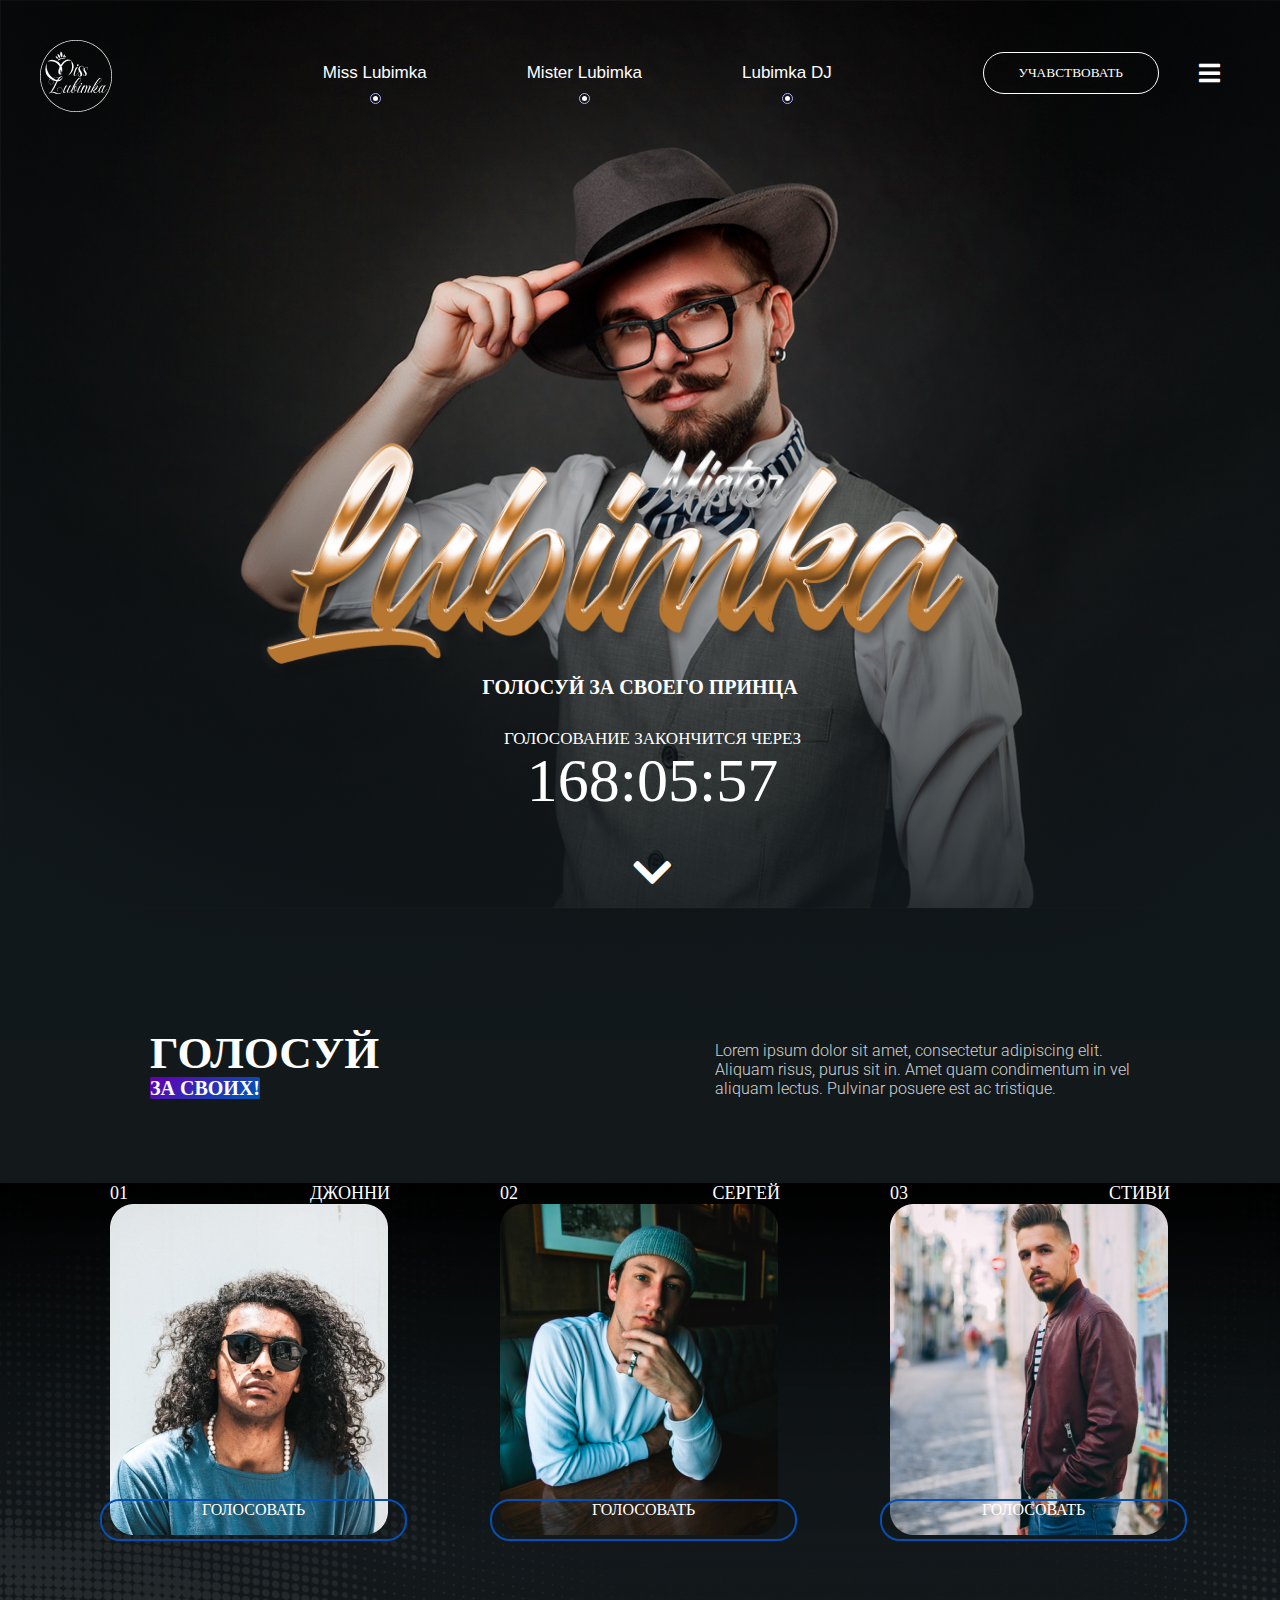
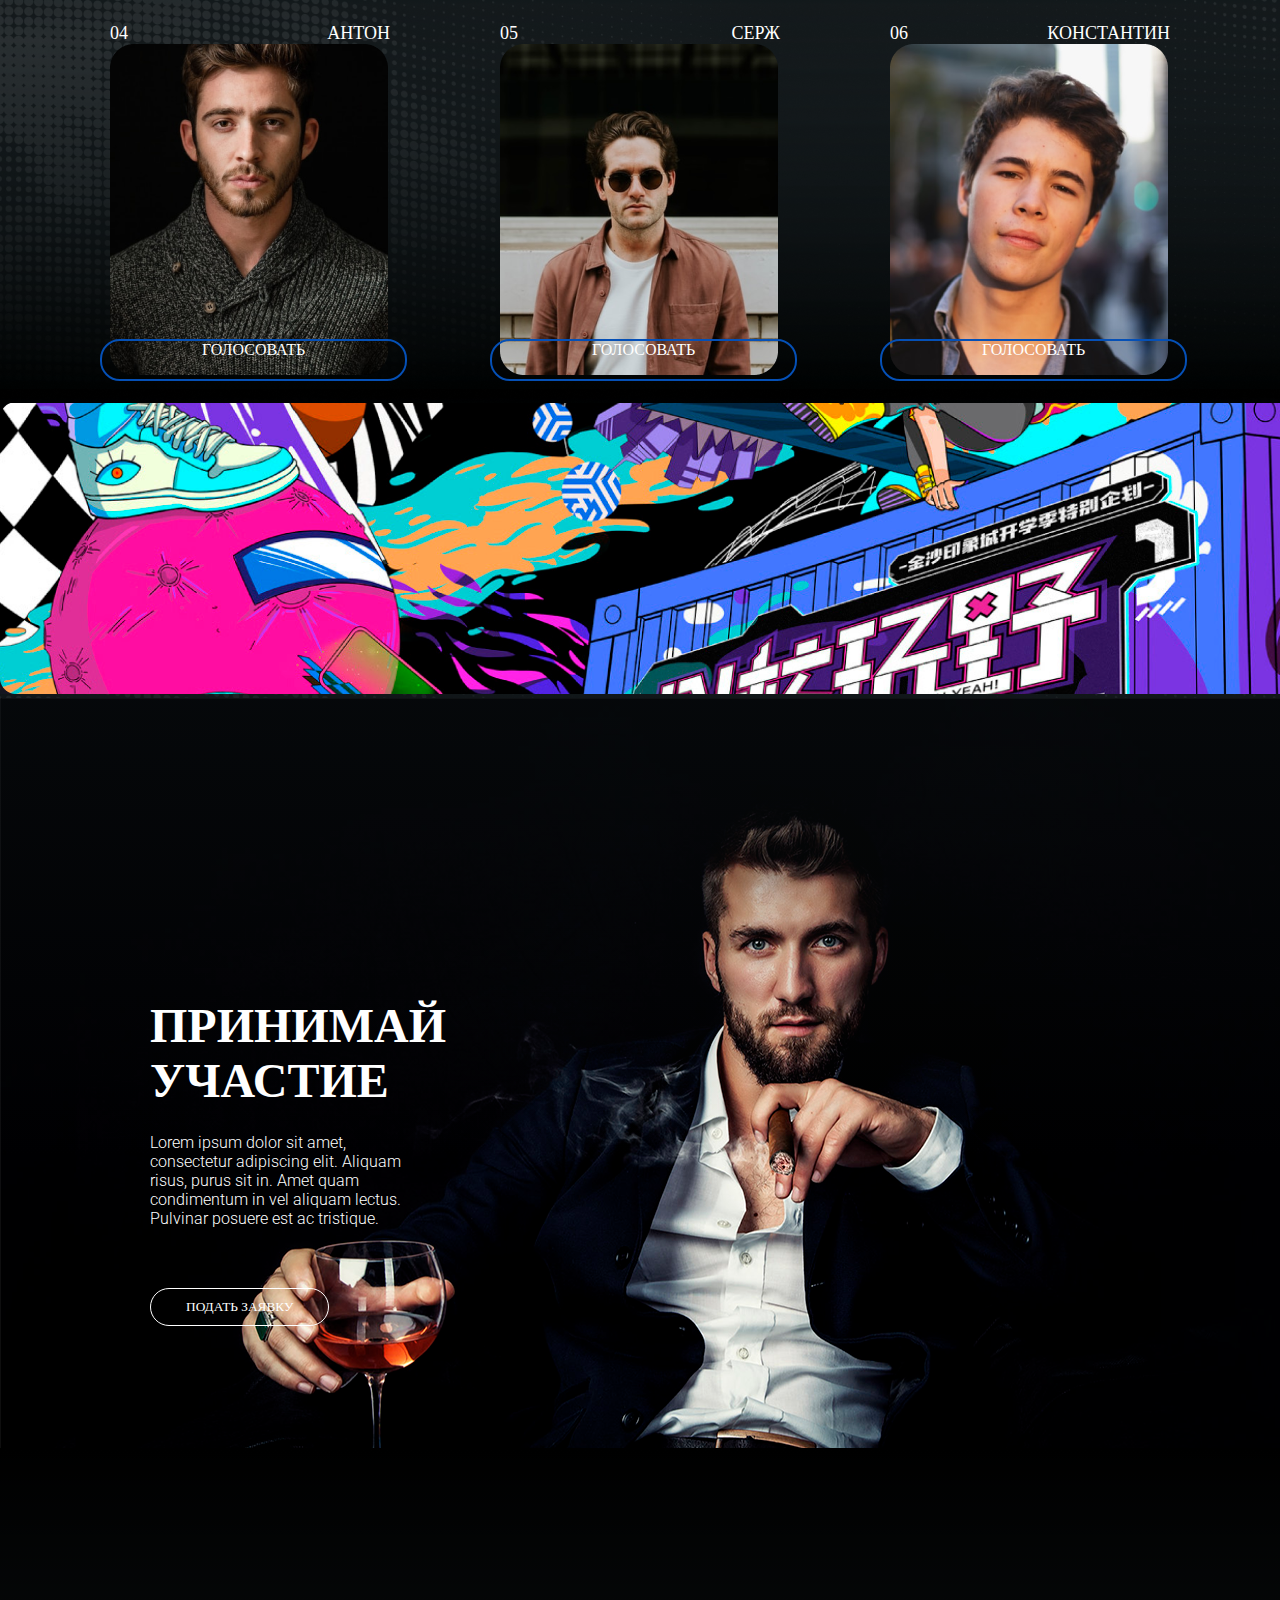
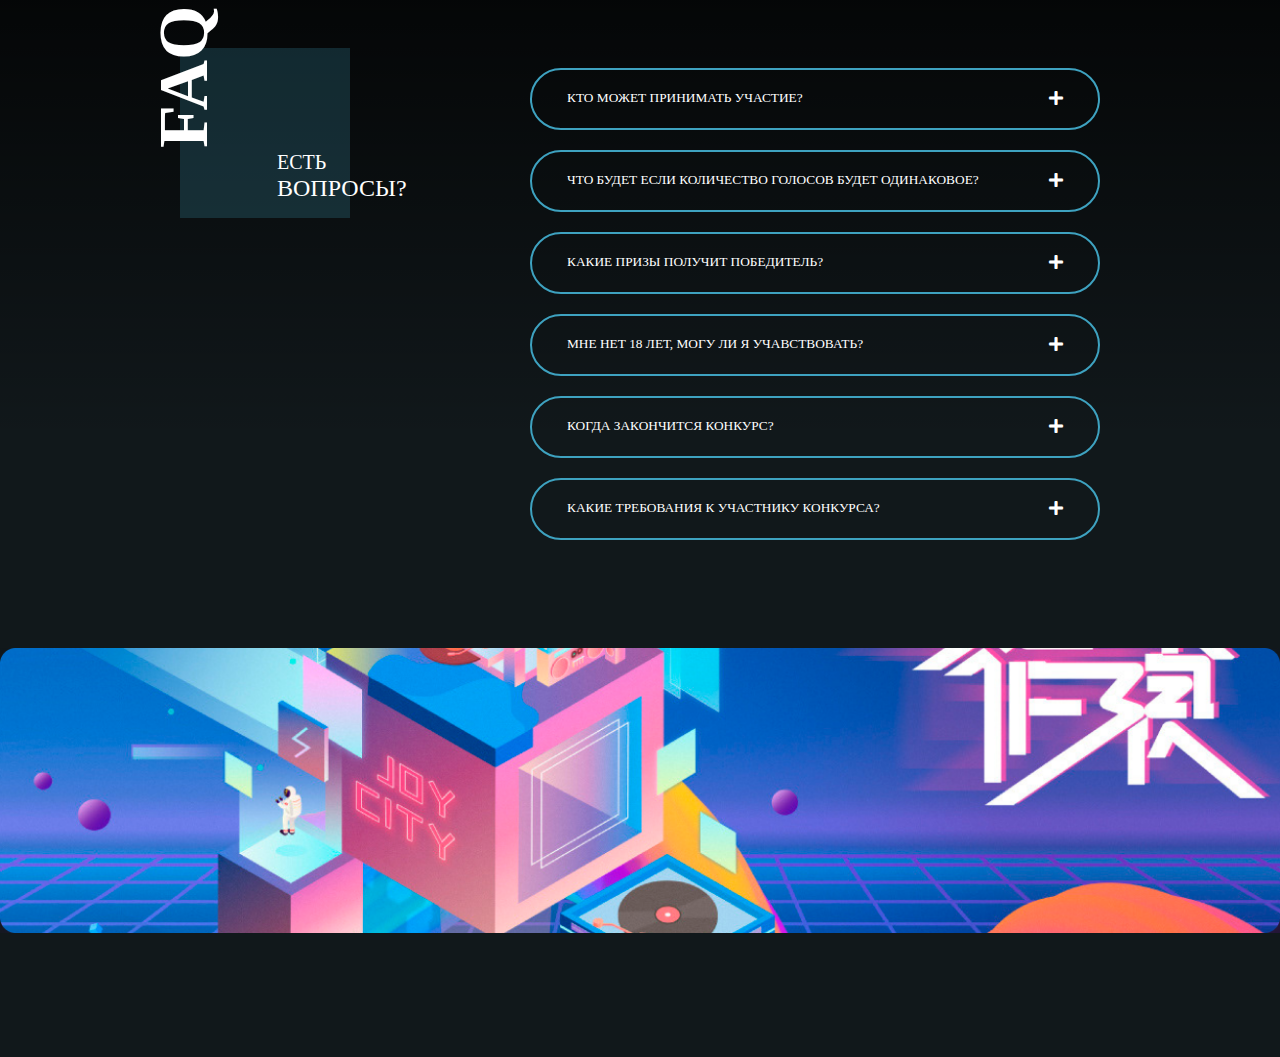
<file: html/mister_lubimka.html>
<!DOCTYPE html>
<html lang="en">
<head>
    <meta charset="UTF-8">
    <meta http-equiv="X-UA-Compatible" content="IE=edge">
    <meta name="viewport" content="width=device-width, initial-scale=1.0">
    
    <link rel="stylesheet" href="/css/mister_style.css">
    <link rel="stylesheet" href="/css/all.css">
    <link href="https://fonts.googleapis.com/css2?family=Roboto:wght@300;500;700&display=swap" rel="stylesheet">
    <title>Miss Lubimka</title>
</head>
<body>
    <header>
        <div class="header_wrapper">
            <div class="header">
                <div>
                    <a href="/index.html"><img src="/photo/logo.png" alt=""></a>
                </div>
                <div class="lubimka">
                    <div class="lub">
                        <a href="/html/miss_Lubimka.html">Miss Lubimka</a>
                        <div class="point"><div></div></div>
                    </div>
                    <div class="lub">
                        <a href="/html/mister_lubimka.html">Mister Lubimka</a>
                        <div class="point"><div></div></div>
                    </div>
                    <div class="lub">
                        <a href="/html/DJ_Lubimka.html">Lubimka DJ</a>
                        <div class="point"><div></div></div>
                    </div>
                </div>
                <div class="reg">
                    <div>
                        <button class="btn">УЧАВСТВОВАТЬ</button>
                    </div>
                    <button>
                        <i class="fas fa-bars"></i>
                    </button>
                </div>
            </div>

            <figure class="header_img">
                <img src="/photo/text_img/MISTER.png" alt="" class="img_mister">
                
                <figcaption class="img_lubimka">
                    <img src="/photo/text_img/LUBIMKA-TEXT-1.png" alt="">
                </figcaption>
            </figure>
            <div class="title">
                <p>Голосуй за своего принца</p>
            </div>
            <div class="timer">
                <p>голосование закончится через<br></p>
                <p><span>168:05:57</span></p>
            </div>
            <button class="angle_down">
                <i class="fas fa-chevron-down"></i>
            </button> 
        </div>
    </header>
    <main>
        
        <div class="vote_title">
            <div class="vote">
                <h3>
                    голосуй<br>
                    <span>за своих!</span>
                </h3>
            </div>
            <div class="vote_text">
                <p>
                    Lorem ipsum dolor sit amet, consectetur adipiscing elit.<br>
                    Aliquam risus, purus sit in. Amet quam condimentum in vel<br>
                    aliquam lectus. Pulvinar posuere est ac tristique.
                </p>
            </div>
        </div>
        <div class="vote_wrapper">
            <div class="vote_wrapper_2">
                <div class="mister_man">
                    <div class="man">
                        <figure class="miss_man_card">
                            <figcaption class="caption">
                                <div>01</div>
                                <div>Джонни</div>
                            </figcaption>
                            <img src="/photo/model_m/Jony.png" alt="">
                            <figcaption class="man_btn">
                                <button>голосовать</button>
                            </figcaption>
                        </figure>
                    </div>
            
                    <div class="man">
                        <figure class="miss_man_card">
                            <figcaption class="caption">
                                <div>02</div>
                                <div>Сергей</div>
                            </figcaption>
                            <img src="/photo/model_m/Ser.png" alt="">
                            <figcaption class="man_btn">
                                <button>голосовать</button>
                            </figcaption>
                        </figure>
                    </div>

                    <div class="man">
                        <figure class="miss_man_card">
                            <figcaption class="caption">
                                <div>03</div>
                                <div>Стиви</div>
                            </figcaption>
                            <img src="/photo/model_m/Styvy.png" alt="">
                            <figcaption class="man_btn">
                                <button>голосовать</button>
                            </figcaption>
                        </figure>
                    </div>
                </div>

                <div class="mister_man_2">
                    <div class="man">
                        <figure class="miss_man_card">
                            <figcaption class="caption">
                                <div>04</div>
                                <div>Антон</div>
                            </figcaption>
                            <img src="/photo/model_m/toxa.png" alt="">
                            <figcaption class="man_btn">
                                <button>голосовать</button>
                            </figcaption>
                            
                        </figure>
                    </div>

                    <div class="man">
                        <figure class="miss_man_card">
                            <figcaption class="caption">
                                <div>05</div>
                                <div>Серж</div>
                            </figcaption>
                            <img src="/photo/model_m/serg.png" alt="">
                            <figcaption class="man_btn">
                                <button>голосовать</button>
                            </figcaption>
                        </figure>
                    </div>

                    <div class="man">
                        <figure class="miss_man_card">
                            <figcaption class="caption">
                                <div>06</div>
                                <div>Константин</div>
                            </figcaption>
                            <img src="/photo/model_m/const.png" alt="">
                            <figcaption class="man_btn">
                                <button>голосовать</button>
                            </figcaption>
                        </figure>
                    </div>
                </div>

                <div>
                    <img src="/photo/banner.png" alt="">
                </div>
            </div>
        </div>

        
        <div class="application_wrapper">
            <div class="application_content">
                <h3>
                    принимай<br>
                    участие
                </h3>
                <p>
                    Lorem ipsum dolor sit amet,<br>
                    consectetur adipiscing elit. Aliquam<br>
                    risus, purus sit in. Amet quam<br>
                    condimentum in vel aliquam lectus.<br>
                    Pulvinar posuere est ac tristique.
                </p>
                <button>подать заявку</button>
            </div>
        </div>
    </main>
    <footer>
        <div class="questions">
            <div class="questions_wrapper">

                <div class="FAQ">
                    <h4>FAQ</h4>
                    <p>
                        <span>есть<br></span>
                        вопросы?
                    </p>
                </div>
                <div class="questions_content">
                    <div class="questions_block">
                        <button class="questions_btn">
                            <p>
                                Кто может принимать участие?
                                <span hidden>
                                    Lorem ipsum dolor sit amet, consectetur adipiscing elit. Aliquam risus, purus sit in. Amet quam<br>
                                    condimentum in vel aliquam lectus. Pulvinar posuere est ac tristique.Lorem ipsum dolor sit amet,<br>
                                    consectetur adiLorem ipsum dolor sit amet, consectetur adipiscing elit. Aliquam risus, purus sit in.<br>
                                    Amet quam condimentum in vel aliquam lectus. Pulvinar posuere est ac tristique.
                                </span>
                            </p>
                            <p><i class="fas fa-plus"></i></p>
                        </button>
                    </div>
                    <div class="questions_block">
                        <button class="questions_btn">
                            <p>
                                Что будет если количество голосов будет одинаковое?
                                <span hidden>
                                    Lorem ipsum dolor sit amet, consectetur adipiscing elit. Aliquam risus, purus sit in. Amet quam<br>
                                    condimentum in vel aliquam lectus. Pulvinar posuere est ac tristique.Lorem ipsum dolor sit amet,<br>
                                    consectetur adiLorem ipsum dolor sit amet, consectetur adipiscing elit. Aliquam risus, purus sit in.<br>
                                    Amet quam condimentum in vel aliquam lectus. Pulvinar posuere est ac tristique.
                                </span>
                            </p>
                            <p><i class="fas fa-plus"></i></p>
                        </button>
                    </div>
                    <div class="questions_block">
                        <button class="questions_btn">
                            <p>
                                Какие призы получит победитель?
                                <span hidden>
                                    Lorem ipsum dolor sit amet, consectetur adipiscing elit. Aliquam risus, purus sit in. Amet quam<br>
                                    condimentum in vel aliquam lectus. Pulvinar posuere est ac tristique.Lorem ipsum dolor sit amet,<br>
                                    consectetur adiLorem ipsum dolor sit amet, consectetur adipiscing elit. Aliquam risus, purus sit in.<br>
                                    Amet quam condimentum in vel aliquam lectus. Pulvinar posuere est ac tristique.
                                </span>
                            </p>
                            <p><i class="fas fa-plus"></i></p>
                        </button>
                    </div>
                    <div class="questions_block">
                        <button class="questions_btn">
                            <p>
                                Мне нет 18 лет, могу ли я учавствовать?
                                <span hidden>
                                    Lorem ipsum dolor sit amet, consectetur adipiscing elit. Aliquam risus, purus sit in. Amet quam<br>
                                    condimentum in vel aliquam lectus. Pulvinar posuere est ac tristique.Lorem ipsum dolor sit amet,<br>
                                    consectetur adiLorem ipsum dolor sit amet, consectetur adipiscing elit. Aliquam risus, purus sit in.<br>
                                    Amet quam condimentum in vel aliquam lectus. Pulvinar posuere est ac tristique.
                                </span>
                            </p>
                            <p><i class="fas fa-plus"></i></p>
                        </button>
                    </div>
                    <div class="questions_block">
                        <button class="questions_btn">
                            <p>
                                Когда закончится конкурс?
                                <span hidden>
                                    Lorem ipsum dolor sit amet, consectetur adipiscing elit. Aliquam risus, purus sit in. Amet quam<br>
                                    condimentum in vel aliquam lectus. Pulvinar posuere est ac tristique.Lorem ipsum dolor sit amet,<br>
                                    consectetur adiLorem ipsum dolor sit amet, consectetur adipiscing elit. Aliquam risus, purus sit in.<br>
                                    Amet quam condimentum in vel aliquam lectus. Pulvinar posuere est ac tristique.
                                </span>
                            </p>
                            <p><i class="fas fa-plus"></i></p>
                        </button>
                    </div>
                    <div class="questions_block">
                        <button class="questions_btn">
                            <p>
                                Какие требования к участнику конкурса?
                                <span hidden>
                                    Lorem ipsum dolor sit amet, consectetur adipiscing elit. Aliquam risus, purus sit in. Amet quam<br>
                                    condimentum in vel aliquam lectus. Pulvinar posuere est ac tristique.Lorem ipsum dolor sit amet,<br>
                                    consectetur adiLorem ipsum dolor sit amet, consectetur adipiscing elit. Aliquam risus, purus sit in.<br>
                                    Amet quam condimentum in vel aliquam lectus. Pulvinar posuere est ac tristique.
                                </span>
                            </p>
                            <p><i class="fas fa-plus"></i></p>
                        </button>
                    </div>
            
                </div>   
            </div>
                  

            <section>
                <img src="/photo/banner_2.png" alt="" width="100%">
            </section>  
        </div>
    </footer>
    <script src="/js/sctipt.js"></script>
</body>
</html>
</file>
<file: css/style.css>
@font-face {
    font-family: "Bebas-Neue";
    font-style: normal;
    font-weight: 400;
    /* Браузер сначала попробует найти шрифт локально */
    src: local("Roboto"),
         url("/fonts/Bebas\ Neue/Bebas Neue Cyrillic.ttf") format("ttf"),
         url("/fonts/Bebas\ Neue/BebasNeue-Regular.ttf") format("ttf");
  }




*{
    margin: 0;
    padding: 0;
    border: 0;
    border-radius: 0;
    color: #fff;
}
p,h1,h2,h3,h4,h5,button,span{
    font-family: "Bebas-Neue";
}
button:hover{
    cursor: pointer;
}
body{
    margin: 0;
    padding: 0;
}
.reg{
    padding-bottom: 10px;
    display: flex;
    align-items: center;
}
.reg button{
    background: none;
    margin-left: 40px;
}
.reg i{
    font-size: 24px;
}
.btn{
    font-family: "Bebas-Neue";
    padding: 12px 35px;
    background: none;
    border: 1px solid;
    border-radius: 50px;
}


header{
    background: url(/photo/bg/people\ x1366.png) no-repeat;
}
.header_wrapper{
    height: 770px;
    background: radial-gradient(100% 100% at 50% 0%, rgba(100, 61, 25, 0) 20.49%, #000000 100%);
}
.header{
    padding: 40px 60px 140px 40px;
    display: flex;
    justify-content: space-between;
    align-items: center;
}
.img_lubimka {
    margin:0 31%;
}
.img_lubimka img{
    display: flex;
    align-items: center;
    width: 500px;
}
.logo_img{
    display: flex;
    align-items: center;
    margin: 0 30%;
}
.logo_img img{
    width: 200px;
}
.logo_img p{
    position: relative;
    right: 10px;
    bottom: 10px;
    font-family: "Bebas-Neue";
    text-transform: uppercase;
    font-size: 17px;
}
.logo_img figure{
    width: 215px;
}
.header_text{
    margin-top: 20px;
    text-align: center;
}
.header_text p{
    font-family: 'Roboto', sans-serif;
    font-weight: 300;
}

/* Main */
.sponsor {
    background: linear-gradient(180deg, #000000 100%, rgba(0, 0, 0, 0) 100.77%, #000202 100%);
}
.sponsor_wrapper{
    background: url(/photo/bg/points.png);
}
.wrapper {
    padding-bottom: 130px;
    padding-top: 45px;
    display: flex;
    justify-content: space-evenly;
    align-items: center;
}
.sponsor_text {
}
.sponsor_text h3{
    font-size: 32px;
    text-transform: uppercase;
    line-height: 0.8;
    padding-bottom: 25px;
}
.sponsor_text span{
    font-size: 20px;
}
.sponsor_text p{
    font-family: 'Roboto',serif;
    font-weight: 300;
    padding-bottom: 45px;
}
.sponsor_text button{
    background: none;
    text-transform: uppercase;
    border: 1px #8E6E2F solid;
    border-radius: 50px;
    padding: 10px 35px;
}
.sponsor_ticket{
    margin: 20px 0;
}
.sponsor_ticket img{
    margin: 20px 0;
}
.sponsor_ticket2{
    margin: 20px 0;
}
.sponsor_ticket2 img{
    margin: 20px 0;
}
.sponsor_wrapper section{
    width: 1000px;
    height: 250px;
}
.sponsor_wrapper section img{
    padding: 0 9%;
    width: 1150px;
    height: 250px;
}

/* Footer */
footer{
    background: #000;
}

.FAQ{
    display: flex;
    width: 170px;
    height: 170px;
    background: linear-gradient(323.03deg, rgba(142, 110, 47, 0.2), rgba(125, 106, 36, 0.2));
}
.FAQ h4{
    margin-bottom: 70px;
    font-size: 70px;
    line-height: 0.1;
    text-transform: uppercase;
    transform: rotate(-180deg);
    writing-mode: vertical-lr;
}
.FAQ p{
    padding-top: 100px;
    padding-left: 90px;
    text-transform: uppercase;
    font-size: 24px;
}
.FAQ span{
    font-size: 20px;
}
.questions{
    background: linear-gradient(180deg, #0c0c0c 0%, rgba(5, 5, 5, 0) 48.96%, rgba(12, 12, 12, 0)66.15%, #000000 100%)
}
.questions_content{
    
}
.questions_wrapper{
    padding-top: 200px;
    display: flex;
    justify-content: space-evenly;
    height: 600px;
}
.questions_block{
    margin-top: 20px;
}
.questions_btn{
    display: flex;
    justify-content: space-between;
    text-align: left;
    width: 570px;
    background: none;
    border: 2px solid #8E6E2F;
    border-radius: 50px;
    padding: 20px 35px 20px 35px;
}
.questions_btn:hover{
    cursor: pointer;
}
.questions_btn p i{
    font-size: 16px;
}
.questions_btn p{
    text-transform: uppercase;
}
.questions section{
    width: 1000px;
    height: 250px;
    background: #000;
    padding-bottom: 120px;
}
.questions section img{
    padding: 0 9%;
    width: 1150px;
    height: 250px;
}
</file>
<file: css/DJ_style.css>
@font-face {
    font-family: "Bebas-Neue";
    font-style: normal;
    font-weight: 400;
    /* Браузер сначала попробует найти шрифт локально */
    src: local("Roboto"),
         url("/fonts/Bebas\ Neue/Bebas Neue Cyrillic.ttf") format("ttf"),
         url("/fonts/Bebas\ Neue/BebasNeue-Regular.ttf") format("ttf");
  }




*{
    margin: 0;
    padding: 0;
    border: 0;
    border-radius: 0;
    color: #fff;
}
p,h1,h2,h3,h4,h5,button,span{
    font-family: "Bebas-Neue";
}
button:hover{
    cursor: pointer;
}
body{
    margin: 0;
    padding: 0;
}




header{
    background: url(/photo/bg/Bg_girls\ x1366.png);
    
}
.header_wrapper{
    height: 900px;
    background: radial-gradient(100% 100% at 50% 0%, rgba(33, 1, 73, 0) 0%, #210149 93.33%);
}
.header{
    padding: 40px 60px 140px 40px;
    display: flex;
    justify-content: space-between;
    align-items: center;
}

.lubimka{
    display: flex;
    padding-top: 10px;
    
}

.lub{
    margin-left: 100px;
}

.lubimka a{
    font-family: futura-pt, sans-serif;
    font-style: normal;
    font-weight: 400;
    font-size: 17px;
    text-decoration: none;
}

.point{
    position: relative;
    left: 45%;
    margin-top: 10px;
    padding: 2px;
    width: 5px;
    height: 5px;
    border: 1px solid #ABB3FF;
    border-radius: 50px;
}

.point div{
    border-radius: 60px;
    width: 5px;
    height: 5px;
    background: #fff;
}

.reg{
    padding-bottom: 10px;
    display: flex;
    align-items: center;
}
.reg button{
    background: none;
    margin-left: 40px;
}
.reg i{
    font-size: 24px;
}
.btn{
    font-family: 'Bebas Neue';
    padding: 12px 35px;
    background: none;
    border: 1px solid;
    border-radius: 50px;
}
.header_img{
    height: 270px;
    margin: 0 20%;
}
.img_DJ {
    width: 300px;
    position: relative;
    left: 340px;
    bottom: 20px;
}
.img_lubimka {
    position: relative;
    bottom: 150px;
}
.img_lubimka img{
    width: 720px;
}

.title p{
    font-stretch: ultra-condensed;
    font-weight: 700;
    font-size: 22px;
    text-align: center;
    text-transform: uppercase;
}
.timer{
    line-height: 1;
    margin-top: 35px;
    margin-left: 25px;
}
.timer p{
    font-stretch: ultra-condensed;
    line-height: 20px;
    font-weight: 400;
    text-align: center;
    font-size: 17px;
    text-transform: uppercase;
}
.timer span{
    font-weight: 400;
    line-height: 62px;
    opacity: 1;
    text-align: center;
    display: inline-block;
    font-size: 62px;
}

.angle_down{
    position: relative;
    left: 51%;
    transform: translate(-50%, 0);
    background: none;
    text-align: center;
    margin-top: 40px;
    
}
.angle_down i{
    justify-content: center;
    align-items: center;
    font-size: 44px;
}
.angle_down:hover{
    cursor: pointer;
}

/*Main*/
main{
    
}

.vote_wrapper{
    background: linear-gradient(0deg, #210149 8.72%, #210149 90%);
    width: 100%;
}
.vote_wrapper_2{
    background: url(/photo/bg/nihgt_clab\ x.png);
}
.vote_title{
    padding: 0 150px;
    background: linear-gradient(0deg,#1b013b 0.1% , #210149 100%);
    display: flex;
    justify-content: space-between;
    align-items: center;
    padding-bottom: 85px;
}
.vote{

}
.vote h3{
    font-size: 45px;
    text-transform: uppercase;
    line-height: 0.6;
}
.vote span{
    font-size: 20px;
    line-height: 20px;
    background: linear-gradient(323.03deg, #0550B6 13.04%, #5D05B6 89.6%);
    border-radius: 2px;
}
.vote_text{
    opacity: 0.8;
}
.vote_text p{
    font-family: 'Roboto', sans-serif;
    font-weight: 300;
}
.dj_woman{
    display: flex;
    justify-content: space-evenly;
    margin-bottom: 60px;
}

.dj_woman_2{
    display: flex;
    justify-content: space-evenly;
}

.caption{
    font-size: 18px;
    text-transform: uppercase;
    display: flex;
    justify-content: space-between;
}
.caption span{
    font-size: 14px;
    background: linear-gradient(3deg, #006AF8 30%, #4C15E8 80%);
    -webkit-background-clip: text;
    -webkit-text-fill-color: transparent;
}

.woman {
    width: 280px;
    height: 380px;
}
.dj_woman_card {
}
.woman_btn{
    position: relative;
    bottom: 40px;
    right: 10px;
}
.woman_btn button{
    position: static;
    z-index: -1;
    border-radius: 20px;
    padding: 0px 100px 20px 100px;
    border: 2px #0550B6 solid;
    font-size: 16px;
    text-transform: uppercase;
    background: none;
}
.woman_btn button:hover{
    cursor: pointer;
}
.woman_audio{
    position: relative;
    bottom: 65px;
}
.woman_audio audio{
    width: 280px;
    background: none;
}

.jury_wrapper {
    background: #1b013b;
}

.jury_wrapper section{
    
}
.jury_cards {
    padding-top: 130px;
    display: flex;
    justify-content: space-evenly;
    margin-bottom: 60px;
}
.jury_title {
    position: relative;
    bottom: 90px;
    writing-mode: vertical-rl;
    transform: rotate(-180deg);
}
.jury_title h3{
    line-height: 0.7;
    text-transform: uppercase;
    font-size: 85px;
}
.jury_title span{
    font-size: 36px;
}
.jury{
    margin: 0 20px ;
    width: 250px;
    height: 320px;
    background: linear-gradient(323.03deg, rgba(5, 80, 182, 0.2) 13.04%, rgba(93, 5, 182, 0.2) 89.6%);
}
.jury p{
    font-family: 'Roboto', sans-serif;
    font-weight: 500;
    display: flex;
    justify-content: center;
    font-size: 16px;
    text-transform: uppercase;
    text-align: center;
}
.jury span{
    font-family: 'Roboto', sans-serif;
    font-weight: 700;
    background: linear-gradient(3deg, #006AF8 20%, #4C15E8 90%);
    -webkit-background-clip: text;
    -webkit-text-fill-color: transparent;
    color: #0B2349;
    display: table;
    color: #000;
    font-size: 14px;
}
.jury img{
    margin: 50px 0 20px 50px;
    border: 1px solid;
    border-radius: 211px;
    padding: 3px;
}
.jury_caption{
    margin-bottom: 100px;
}
.jury_caption p{
    font-weight: 400;
    margin-right: 270px;
    text-align: right;
    text-transform: uppercase;
    font-size: 18px;
    opacity: 0.8;
}

.application_wrapper{
    height: 750px;
    background: url(/photo/bg/music_girl\ x\ .png) no-repeat;
}
.application_content{
    background: linear-gradient(180deg, #1b013b 0%, rgba(8, 0, 19, 0) 48.96%, rgba(8, 0, 19, 0) 66.15%, #080013 100%);
    padding: 300px 150px;
}
.application_content h3{
    text-transform: uppercase;
    font-size: 48px;
    padding-bottom: 25px;
}

.application_content p{
    font-family: 'Roboto', sans-serif;
    font-weight: 300;
    font-size: 16px;
    padding-bottom: 60px;
}
.application_content button{
    
    text-transform: uppercase;
    padding: 10px 35px;
    border-radius: 60px;
    border: 1px #fff solid;
    background: none;
}

/* footer */
footer{
    background: #1b013b;
}

.FAQ{
    display: flex;
    width: 170px;
    height: 170px;
    background: linear-gradient(323.03deg, rgba(5, 80, 182, 0.2), rgba(93, 5, 182, 0.2));
}
.FAQ h4{
    margin-bottom: 70px;
    font-size: 70px;
    line-height: 0.1;
    text-transform: uppercase;
    transform: rotate(-180deg);
    writing-mode: vertical-lr;
}
.FAQ p{
    padding-top: 100px;
    padding-left: 90px;
    text-transform: uppercase;
    font-size: 24px;
}
.FAQ span{
    font-size: 20px;
}
.questions{
    background: linear-gradient(180deg, #080013 0%, rgba(8, 0, 19, 0) 48.96%, rgba(8, 0, 19, 0) 66.15%, #080013 100%)
}
.questions_content{
    
}
.questions_wrapper{
    padding-top: 200px;
    display: flex;
    justify-content: space-evenly;
    height: 600px;
}
.questions_block{
    margin-top: 20px;
}
.questions_btn{
    display: flex;
    justify-content: space-between;
    text-align: left;
    width: 570px;
    background: none;
    border: 2px solid #006AF8;
    border-radius: 50px;
    padding: 20px 35px 20px 35px;
}
.questions_btn:hover{
    cursor: pointer;
}
.questions_btn p i{
    font-size: 16px;
}
.questions_btn p{
    text-transform: uppercase;
}
.questions section{
    background: #1b013b;
    padding-bottom: 120px;
}
</file>
<file: css/miss_style.css>
@font-face {
    font-family: "Bebas-Neue";
    font-style: normal;
    font-weight: 400;
    /* Браузер сначала попробует найти шрифт локально */
    src: local("Roboto"),
         url("/fonts/Bebas\ Neue/Bebas Neue Cyrillic.ttf") format("ttf"),
         url("/fonts/Bebas\ Neue/BebasNeue-Regular.ttf") format("ttf");
  }




*{
    margin: 0;
    padding: 0;
    border: 0;
    border-radius: 0;
    color: #fff;
}
p,h1,h2,h3,h4,h5,button,span{
    font-family: "Bebas-Neue";
}
button:hover{
    cursor: pointer;
}
body{
    margin: 0;
    padding: 0;
}




header{
    background: url(/photo/bg/Miss\ x1366.png);
    
}
.header_wrapper{
    height: 900px;
    background: radial-gradient(100% 100% at 50% 0%, rgba(0, 44, 130, 0) 27.6%, #001B60 94.31%);
}
.header{
    padding: 40px 60px 140px 40px;
    display: flex;
    justify-content: space-between;
    align-items: center;
}

.lubimka{
    display: flex;
    padding-top: 10px;
    
}

.lub{
    margin-left: 100px;
}

.lubimka a{
    font-family: futura-pt, sans-serif;
    font-style: normal;
    font-weight: 400;
    font-size: 17px;
    text-decoration: none;
}

.point{
    position: relative;
    left: 45%;
    margin-top: 10px;
    padding: 2px;
    width: 5px;
    height: 5px;
    border: 1px solid #ABB3FF;
    border-radius: 50px;
}

.point div{
    border-radius: 60px;
    width: 5px;
    height: 5px;
    background: #fff;
}

.reg{
    padding-bottom: 10px;
    display: flex;
    align-items: center;
}
.reg button{
    background: none;
    margin-left: 40px;
}
.reg i{
    font-size: 24px;
}
.btn{
    font-family: 'Bebas Neue';
    padding: 12px 35px;
    background: none;
    border: 1px solid;
    border-radius: 50px;
}
.header_img{
    height: 270px;
    margin: 0 20%;
}
.img_miss {
    width: 200px;
    position: relative;
    left: 370px;
    bottom: 20px;
}
.img_lubimka {
    position: relative;
    bottom: 150px;
}
.img_lubimka img{
    width: 720px;
}

.title p{
    font-stretch: ultra-condensed;
    font-weight: 700;
    font-size: 22px;
    text-align: center;
    text-transform: uppercase;
}
.timer{
    line-height: 1;
    margin-top: 35px;
    margin-left: 25px;
}
.timer p{
    font-stretch: ultra-condensed;
    line-height: 20px;
    font-weight: 400;
    text-align: center;
    font-size: 17px;
    text-transform: uppercase;
}
.timer span{
    font-weight: 400;
    line-height: 62px;
    opacity: 1;
    text-align: center;
    display: inline-block;
    font-size: 62px;
}

.angle_down{
    position: relative;
    left: 51%;
    transform: translate(-50%, 0);
    background: none;
    text-align: center;
    margin-top: 40px;
    
}
.angle_down i{
    justify-content: center;
    align-items: center;
    font-size: 44px;
}
.angle_down:hover{
    cursor: pointer;
}

/*Main*/
main{
    
}

.vote_wrapper{
    background: #001B60;
    width: 100%;
}
.vote_wrapper_2{
    background: url(/photo/bg/miss_night_clab\ 1.png);
}
.vote_title{
    padding: 0 150px;
    background: #001B60;
    display: flex;
    justify-content: space-between;
    align-items: center;
    padding-bottom: 85px;
}
.vote{

}
.vote h3{
    font-size: 45px;
    text-transform: uppercase;
    line-height: 0.6;
}
.vote span{
    font-size: 20px;
    line-height: 20px;
    background: linear-gradient(323.03deg, #0550B6 13.04%, #5D05B6 89.6%);
    border-radius: 2px;
}
.vote_text{
    opacity: 0.8;
}
.vote_text p{
    font-family: 'Roboto', sans-serif;
    font-weight: 300;
}
.miss_woman{
    display: flex;
    justify-content: space-evenly;
    margin-bottom: 60px;
}

.miss_woman_2{
    display: flex;
    justify-content: space-evenly;
}

.caption{
    font-size: 18px;
    text-transform: uppercase;
    display: flex;
    justify-content: space-between;
}
.caption span{
    font-size: 14px;
    background: linear-gradient(3deg, #006AF8 30%, #4C15E8 80%);
    -webkit-background-clip: text;
    -webkit-text-fill-color: transparent;
}

.woman {
    width: 280px;
    height: 380px;
}
.miss_woman_card {
}
.woman_btn{
    position: relative;
    bottom: 40px;
    right: 10px;
}
.woman_btn button{
    position: static;
    z-index: -1;
    border-radius: 20px;
    padding: 0px 100px 20px 100px;
    border: 2px #0550B6 solid;
    font-size: 16px;
    text-transform: uppercase;
    background: none;
}
.woman_btn button:hover{
    cursor: pointer;
}

.application_wrapper{
    height: 750px;
    background: url(/photo/bg/woman_glass.png) no-repeat;
}
.application_content{
    background: linear-gradient(180deg, #001B60 0%, rgba(1, 23, 98, 0.04) 28.13%, rgba(1, 22, 99, 0) 78.12%, #001B60 100%);
    padding: 300px 150px;
}
.application_content h3{
    text-transform: uppercase;
    font-size: 48px;
    padding-bottom: 25px;
}

.application_content p{
    font-family: 'Roboto', sans-serif;
    font-weight: 300;
    font-size: 16px;
    padding-bottom: 60px;
}
.application_content button{
    
    text-transform: uppercase;
    padding: 10px 35px;
    border-radius: 60px;
    border: 1px #fff solid;
    background: none;
}

/* footer */
footer{
    background: #0a3b80;
}

.FAQ{
    display: flex;
    width: 170px;
    height: 170px;
    background: linear-gradient(323.03deg, rgba(142, 110, 47, 0.3), rgba(125, 106, 36, 0.3));
}
.FAQ h4{
    margin-bottom: 70px;
    font-size: 70px;
    line-height: 0.1;
    text-transform: uppercase;
    transform: rotate(-180deg);
    writing-mode: vertical-lr;
}
.FAQ p{
    padding-top: 100px;
    padding-left: 90px;
    text-transform: uppercase;
    font-size: 24px;
}
.FAQ span{
    font-size: 20px;
}
.questions{
    background: linear-gradient(180deg, #080013 0%, rgba(8, 0, 19, 0) 48.96%, rgba(8, 0, 19, 0) 66.15%, #080013 100%)
}
.questions_content{
    
}
.questions_wrapper{
    padding-top: 200px;
    display: flex;
    justify-content: space-evenly;
    height: 600px;
}
.questions_block{
    margin-top: 20px;
}
.questions_btn{
    display: flex;
    justify-content: space-between;
    text-align: left;
    width: 570px;
    background: none;
    border: 2px solid #8E6E2F;
    border-radius: 50px;
    padding: 20px 35px 20px 35px;
}
.questions_btn:hover{
    cursor: pointer;
}
.questions_btn p i{
    font-size: 16px;
}
.questions_btn p{
    text-transform: uppercase;
}
.questions section{
    background: #0a3b80;
    padding-bottom: 120px;
}
</file>
<file: css/mister_style.css>
@font-face {
    font-family: "Bebas-Neue";
    font-style: normal;
    font-weight: 400;
    /* Браузер сначала попробует найти шрифт локально */
    src: local("Roboto"),
         url("/fonts/Bebas\ Neue/Bebas Neue Cyrillic.ttf") format("ttf"),
         url("/fonts/Bebas\ Neue/BebasNeue-Regular.ttf") format("ttf");
  }




*{
    margin: 0;
    padding: 0;
    border: 0;
    border-radius: 0;
    color: #fff;
}
p,h1,h2,h3,h4,h5,button,span{
    font-family: "Bebas-Neue";
}
button:hover{
    cursor: pointer;
}
body{
    margin: 0;
    padding: 0;
}




header{
    background: url(/photo/bg/man\ x1366.png);
    
}
.header_wrapper{
    height: 900px;
    background: radial-gradient(100% 100% at 50% 0%, rgba(14, 42, 58, 0) 27.6%, #11181B 100%);
    padding-bottom: 140px;
}
.header{
    padding: 40px 60px 320px 40px;
    display: flex;
    justify-content: space-between;
    align-items: center;
}

.lubimka{
    display: flex;
    padding-top: 10px;
    
}

.lub{
    margin-left: 100px;
}

.lubimka a{
    font-family: futura-pt, sans-serif;
    font-style: normal;
    font-weight: 400;
    font-size: 17px;
    text-decoration: none;
}

.point{
    position: relative;
    left: 45%;
    margin-top: 10px;
    padding: 2px;
    width: 5px;
    height: 5px;
    border: 1px solid #ABB3FF;
    border-radius: 50px;
}

.point div{
    border-radius: 60px;
    width: 5px;
    height: 5px;
    background: #fff;
}

.reg{
    padding-bottom: 10px;
    display: flex;
    align-items: center;
}
.reg button{
    background: none;
    margin-left: 40px;
}
.reg i{
    font-size: 24px;
}
.btn{
    font-family: 'Bebas Neue';
    padding: 12px 35px;
    background: none;
    border: 1px solid;
    border-radius: 50px;
}
.header_img{
    height: 240px;
    margin: 0 20%;
}
.img_mister {
    width: 180px;
    position: relative;
    left: 370px;
    bottom: 20px;
}
.img_lubimka {
    position: relative;
    bottom: 150px;
}
.img_lubimka img{
    width: 720px;
}

.title p{
    font-stretch: ultra-condensed;
    font-weight: 700;
    font-size: 20px;
    text-align: center;
    text-transform: uppercase;
}
.timer{
    line-height: 1;
    margin-top: 30px;
    margin-left: 25px;
}
.timer p{
    font-stretch: ultra-condensed;
    line-height: 20px;
    font-weight: 400;
    text-align: center;
    font-size: 17px;
    text-transform: uppercase;
}
.timer span{
    font-weight: 400;
    line-height: 62px;
    opacity: 1;
    text-align: center;
    display: inline-block;
    font-size: 62px;
}

.angle_down{
    position: relative;
    left: 51%;
    transform: translate(-50%, 0);
    background: none;
    text-align: center;
    margin-top: 40px;
}
.angle_down i{
    justify-content: center;
    align-items: center;
    font-size: 44px;
}
.angle_down:hover{
    cursor: pointer;
}

/*Main*/
main{
    
}

.vote_wrapper{
    background: #11181B;
    width: 100%;
}
.vote_wrapper_2{
    background: url(/photo/bg/points.png);
}
.vote_title{
    padding: 0 150px;
    background: #13191b;
    display: flex;
    justify-content: space-between;
    align-items: center;
    padding-bottom: 85px;
}
.vote{

}
.vote h3{
    font-size: 45px;
    text-transform: uppercase;
    line-height: 0.6;
}
.vote span{
    font-size: 20px;
    line-height: 20px;
    background: linear-gradient(323.03deg, #0550B6 13.04%, #5D05B6 89.6%);
    border-radius: 2px;
}
.vote_text{
    opacity: 0.8;
}
.vote_text p{
    font-family: 'Roboto', sans-serif;
    font-weight: 300;
}
.mister_man{
    display: flex;
    justify-content: space-evenly;
    margin-bottom: 60px;
}

.mister_man_2{
    display: flex;
    justify-content: space-evenly;
}

.caption{
    font-size: 18px;
    text-transform: uppercase;
    display: flex;
    justify-content: space-between;
}
.caption span{
    font-size: 14px;
    background: linear-gradient(3deg, #006AF8 30%, #4C15E8 80%);
    -webkit-background-clip: text;
    -webkit-text-fill-color: transparent;
}

.man {
    width: 280px;
    height: 380px;
}
.mister_man_card {
}
.man_btn{
    position: relative;
    bottom: 40px;
    right: 10px;
}
.man_btn button{
    position: static;
    z-index: -1;
    border-radius: 20px;
    padding: 0px 100px 20px 100px;
    border: 2px #0550B6 solid;
    font-size: 16px;
    text-transform: uppercase;
    background: none;
}
.man_btn button:hover{
    cursor: pointer;
}

.application_wrapper{
    height: 750px;
    background: url(/photo/bg/man_cigar\ x1366.png) no-repeat;
}
.application_content{
    background: linear-gradient(360deg,rgba(196, 196, 196, 0)  50.44%,#11181B  200%);
  
    padding: 300px 150px;
}
.application_content h3{
    text-transform: uppercase;
    font-size: 48px;
    padding-bottom: 25px;
}

.application_content p{
    font-family: 'Roboto', sans-serif;
    font-weight: 300;
    font-size: 16px;
    padding-bottom: 60px;
}
.application_content button{
    
    text-transform: uppercase;
    padding: 10px 35px;
    border-radius: 60px;
    border: 1px #fff solid;
    background: none;
}

/* footer */
footer{
    background: #11181B;
}

.FAQ{
    display: flex;
    width: 170px;
    height: 170px;
    background: rgba(70, 173, 207, 0.2);
}
.FAQ h4{
    margin-bottom: 70px;
    font-size: 70px;
    line-height: 0.1;
    text-transform: uppercase;
    transform: rotate(-180deg);
    writing-mode: vertical-lr;
}
.FAQ p{
    padding-top: 100px;
    padding-left: 90px;
    text-transform: uppercase;
    font-size: 24px;
}
.FAQ span{
    font-size: 20px;
}
.questions{
    background: linear-gradient(180deg, #000000 0%, rgba(8, 0, 19, 0) 48.96%, rgba(8, 0, 19, 0) 66.15%, #11181B 100%)
}
.questions_content{
    
}
.questions_wrapper{
    padding-top: 200px;
    display: flex;
    justify-content: space-evenly;
    height: 600px;
}
.questions_block{
    margin-top: 20px;
}
.questions_btn{
    display: flex;
    justify-content: space-between;
    text-align: left;
    width: 570px;
    background: none;
    border: 2px solid #3ea2c0;
    border-radius: 50px;
    padding: 20px 35px 20px 35px;
}
.questions_btn:hover{
    cursor: pointer;
}
.questions_btn p i{
    font-size: 16px;
}
.questions_btn p{
    text-transform: uppercase;
}
.questions section{
    background: #11181B;
    padding-bottom: 120px;
}
</file>
